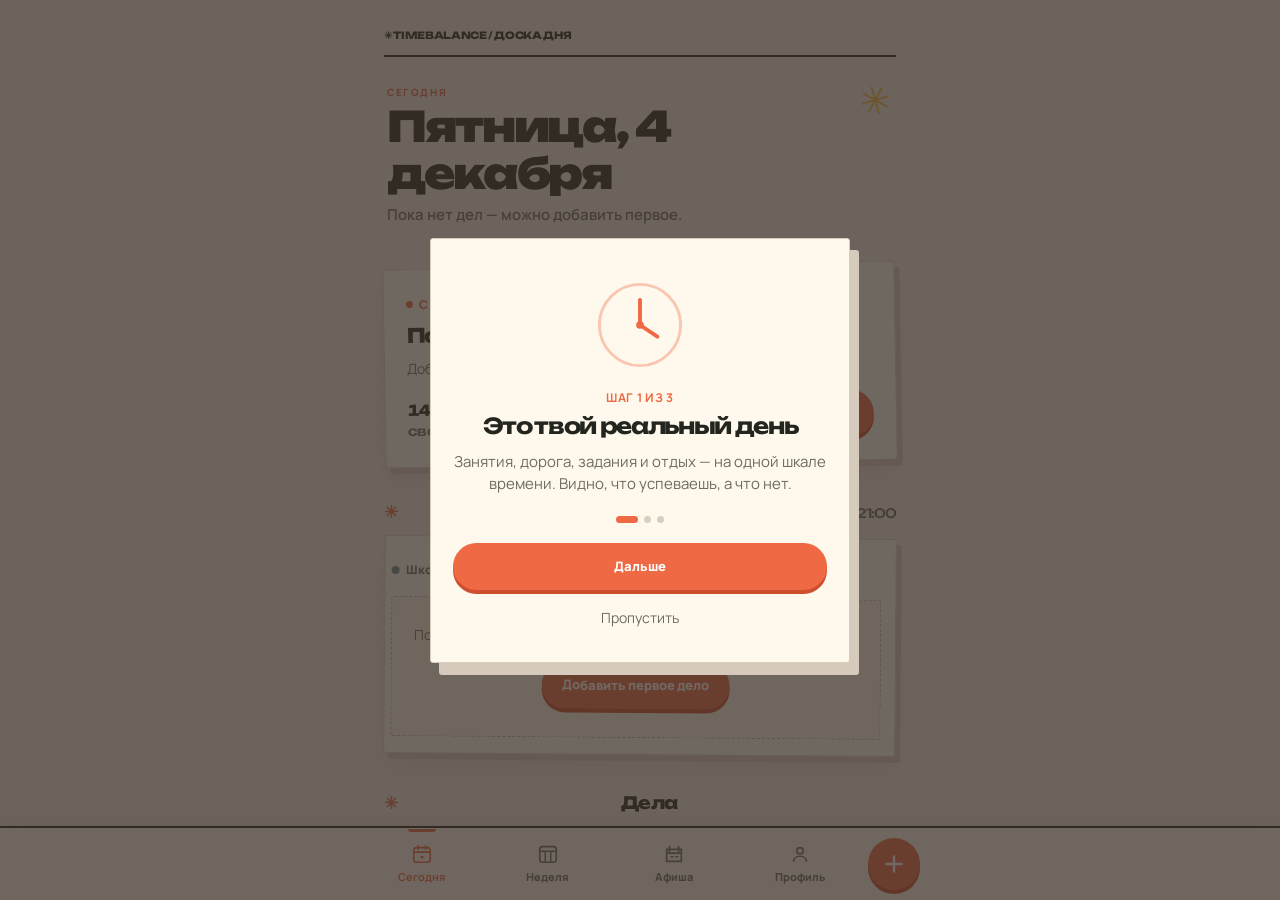
<file: miniapp/index.html>
﻿<!DOCTYPE html>
<html lang="ru" data-theme="auto">
<head>
<meta charset="UTF-8">
<meta name="viewport" content="width=device-width, initial-scale=1.0, viewport-fit=cover">
<meta name="theme-color" content="#f5f0e7">
<title>TimeBalance</title>
<link rel="preconnect" href="https://fonts.googleapis.com">
<link rel="preconnect" href="https://fonts.gstatic.com" crossorigin>
<link href="https://fonts.googleapis.com/css2?family=Manrope:wght@400;500;600;700;800&family=Unbounded:wght@500;600;700;800;900&display=swap" rel="stylesheet">
<style>:root {
    --canvas: #F7F8F6;
    --surface: #FFFFFF;
    --ink: #1E2725;
    --muted: #64716D;
    --line: #E3E9E5;
    --primary: #326B5C;
    --primary-soft: #E5F3ED;
    --school: #3C6F9A;
    --extra: #7A60A8;
    --task: #B67535;
    --rest: #5C8A72;
    --travel: #77848C;
    --danger: #AD493C;
    --danger-soft: #FCEDE9;
    --danger-line: #F0D3CC;


    --primary-hover: #2A5A4D;
    --primary-soft-hover: #D8ECE3;
    --danger-hover: #973E33;
    --surface-hover: #F2F5F3;
    --bar-bg: #EDF1EF;
    --seg-bg: #F1F4F2;
    --input-line: #CDD8D3;
    --switch-off: #CBD6D1;
    --free-line: #C9D5CF;
    --travel-a: #E9EEEC;
    --travel-b: #DCE5E1;
    --travel-ink: #33403C;
    --check-line: #C9D5CF;
    --overlay: rgba(30, 39, 37, 0.45);
    --ring: rgba(50, 107, 92, 0.35);
    --ring-soft: rgba(50, 107, 92, 0.15);
    --shadow-primary: rgba(50, 107, 92, 0.26);


    --on-primary: #FFFFFF;
    --on-danger: #FFFFFF;
    --toast-bg: #1E2725;
    --toast-ink: #FFFFFF;
    --toast-action: #9FD8C4;

    --radius-card: 16px;
    --radius-btn: 12px;
    --radius-chip: 8px;

    --nav-h: 72px;
    --shadow: 0 1px 2px rgba(30, 39, 37, 0.05);


    --ease-out: cubic-bezier(0.22, 1, 0.36, 1);
    --ease-soft: cubic-bezier(0.4, 0, 0.2, 1);
    --ease-spring: cubic-bezier(0.34, 1.32, 0.64, 1);
    --dur-fast: 180ms;
    --dur-base: 260ms;
    --dur-slow: 420ms;
    --theme-fade: 400ms;

    color-scheme: light;
    font-family: Inter, ui-sans-serif, system-ui, "Segoe UI", Roboto, "Helvetica Neue", Arial, sans-serif;
    font-size: 16px;
  }

  * { box-sizing: border-box; }

  html, body {
    margin: 0;
    padding: 0;
    height: 100%;
    background: var(--canvas);
    color: var(--ink);
    -webkit-text-size-adjust: 100%;
    overscroll-behavior-y: none;
  }

  body {
    height: 100vh;
    height: 100dvh;
    overflow: hidden;
    line-height: 1.45;
  }

  [hidden] { display: none !important; }

  button, input, select, textarea { font: inherit; color: inherit; }

  :focus-visible {
    outline: 3px solid var(--ring);
    outline-offset: 2px;
  }

  .app {
    max-width: 560px;
    height: 100vh;
    height: 100dvh;
    margin: 0 auto;
    overflow-x: hidden;
    overflow-y: auto;
    -webkit-overflow-scrolling: touch;
    overscroll-behavior-y: contain;
    padding: 14px 18px calc(var(--nav-h) + 104px);
  }

  html[data-layout="desktop"] .app { max-width: 960px; }

  html[data-layout="desktop"] .bottom-nav {
    left: 50%;
    right: auto;
    width: 100%;
    max-width: 960px;
    transform: translateX(-50%);
  }

  html[data-layout="desktop"] .nav-inner { max-width: 100%; }

  @media (min-width: 768px) {
    .app { padding-left: 24px; padding-right: 24px; }
  }



  .screen-head {
    padding: 20px 0 6px;
  }

  .screen-kicker {
    margin: 0 0 4px;
    font-size: 13px;
    font-weight: 600;
    color: var(--primary);
    letter-spacing: 0.02em;
  }

  h1 {
    margin: 0;
    font-size: 27px;
    line-height: 1.22;
    font-weight: 700;
    letter-spacing: -0.01em;
  }

  .screen-sub {
    margin: 6px 0 0;
    font-size: 15px;
    line-height: 1.5;
    color: var(--muted);
  }



  .card {
    background: var(--surface);
    border: 1px solid var(--line);
    border-radius: var(--radius-card);
    box-shadow: var(--shadow);
  }

  .stack { display: grid; gap: 14px; margin-top: 18px; }

  .section-title {
    display: flex;
    align-items: baseline;
    justify-content: space-between;
    gap: 12px;
    margin: 32px 0 12px;
    font-size: 18px;
    font-weight: 600;
  }

  .section-title span {
    font-size: 13px;
    font-weight: 500;
    color: var(--muted);
  }



  .now-card { padding: 20px; }

  .now-label {
    display: flex;
    align-items: center;
    gap: 6px;
    margin: 0 0 10px;
    font-size: 12px;
    font-weight: 700;
    letter-spacing: 0.06em;
    text-transform: uppercase;
    color: var(--primary);
  }

  .now-label::before {
    content: "";
    width: 7px;
    height: 7px;
    border-radius: 50%;
    background: var(--primary);
  }

  .now-title {
    margin: 0;
    font-size: 21px;
    font-weight: 600;
    line-height: 1.32;
    overflow-wrap: anywhere;
  }

  .now-note {
    margin: 8px 0 0;
    font-size: 14px;
    line-height: 1.5;
    color: var(--muted);
  }

  .now-foot {
    display: flex;
    align-items: center;
    justify-content: space-between;
    gap: 16px;
    margin-top: 18px;
  }

  .now-time {
    font-size: 15px;
    font-weight: 600;
    font-variant-numeric: tabular-nums;
  }

  .now-time small {
    display: block;
    font-size: 13px;
    font-weight: 500;
    color: var(--muted);
    font-variant-numeric: normal;
  }



  .btn {
    display: inline-flex;
    align-items: center;
    justify-content: center;
    gap: 8px;
    min-height: 46px;
    padding: 0 20px;
    border: 1px solid transparent;
    border-radius: var(--radius-btn);
    font-size: 15px;
    font-weight: 600;
    text-decoration: none;
    cursor: pointer;
    background: var(--surface);
    transition: background-color var(--dur-fast) var(--ease-soft), border-color var(--dur-fast) var(--ease-soft), box-shadow var(--dur-fast) var(--ease-soft);
  }

  .btn-primary { background: var(--primary); color: var(--on-primary); }
  .btn-primary:hover { background: var(--primary-hover); }
  .btn-soft { background: var(--primary-soft); color: var(--primary); }
  .btn-soft:hover { background: var(--primary-soft-hover); }
  .btn-danger { background: var(--danger); color: var(--on-danger); }
  .btn-danger:hover { background: var(--danger-hover); }
  .btn-outline { background: var(--surface); border-color: var(--line); color: var(--ink); }
  .btn-outline:hover { background: var(--surface-hover); }
  .btn-block { width: 100%; }



  .conflict-card {
    padding: 18px;
    background: var(--danger-soft);
    border: 1px solid var(--danger-line);
    border-radius: var(--radius-card);
  }

  .conflict-title {
    display: flex;
    align-items: center;
    gap: 8px;
    margin: 0;
    font-size: 18px;
    font-weight: 700;
    color: var(--danger);
    line-height: 1.3;
  }

  .conflict-title svg { flex: none; }

  .conflict-text {
    margin: 8px 0 0;
    font-size: 14px;
    line-height: 1.5;
    color: var(--ink);
  }

  .conflict-card .btn { margin-top: 16px; }



  .timeline-card { padding: 18px 14px 16px 6px; }

  .legend {
    display: flex;
    flex-wrap: wrap;
    gap: 8px 16px;
    margin: 0 0 18px;
    padding: 0;
    list-style: none;
    font-size: 12px;
    color: var(--muted);
  }

  .legend li { display: inline-flex; align-items: center; gap: 6px; }

  .dot {
    width: 8px;
    height: 8px;
    border-radius: 50%;
    flex: none;
  }

  .timeline {
    position: relative;
    margin-left: 40px;
  }

  .hour {
    position: absolute;
    left: 0;
    right: 0;
    border-top: 1px solid var(--line);
    pointer-events: none;
  }

  .hour-label {
    position: absolute;
    left: -40px;
    top: -8px;
    width: 32px;
    text-align: right;
    font-size: 12px;
    color: var(--muted);
    font-variant-numeric: tabular-nums;
    background: var(--surface);
    padding: 1px 0;
  }

  .now-line {
    position: absolute;
    left: -6px;
    right: 0;
    border-top: 2px solid var(--danger);
    z-index: 3;
    pointer-events: none;
  }

  .now-line::before {
    content: "";
    position: absolute;
    left: -4px;
    top: -5px;
    width: 8px;
    height: 8px;
    border-radius: 50%;
    background: var(--danger);
  }

  .blk {
    position: absolute;
    left: 0;
    right: 0;
    display: flex;
    flex-direction: column;
    justify-content: center;
    gap: 2px;
    padding: 8px 12px;
    border-radius: 12px;
    overflow: hidden;
    color: #fff;
    font-size: 13px;
    line-height: 1.3;
    z-index: 2;
  }

  .blk-title {
    font-weight: 600;
    overflow: hidden;
    text-overflow: ellipsis;
    white-space: nowrap;
  }

  .blk-meta {
    font-size: 11px;
    opacity: 0.9;
    font-variant-numeric: tabular-nums;
    overflow: hidden;
    text-overflow: ellipsis;
    white-space: nowrap;
  }

  .blk--compact {
    padding: 0 10px;
    font-size: 12px;
    line-height: 1.3;
  }

  .blk--tiny {
    padding: 0;
    border-radius: 6px;
  }

  .blk--tiny .blk-title { display: none; }

  .blk--school { background: var(--school); }
  .blk--extra { background: var(--extra); }
  .blk--personal { background: var(--travel); }
  .blk--task { background: var(--task); }
  .blk--rest { background: var(--rest); }
  .blk--travel {
    color: var(--travel-ink);
    background: repeating-linear-gradient(135deg, var(--travel-a) 0 8px, var(--travel-b) 8px 16px);
  }
  .blk--free {
    background: transparent;
    border: 1px dashed var(--free-line);
    color: var(--muted);
    z-index: 1;
    align-items: flex-start;
    justify-content: center;
    padding: 4px 10px;
  }

  .blk--free .blk-title { font-weight: 500; font-size: 12px; }

  .blk.is-active { box-shadow: 0 0 0 3px var(--ring); }



  .summary {
    display: grid;
    gap: 0;
    padding: 4px 18px;
    background: var(--surface);
    border: 1px solid var(--line);
    border-radius: var(--radius-card);
    box-shadow: var(--shadow);
  }

  .sum-card {
    display: flex;
    align-items: baseline;
    justify-content: space-between;
    gap: 16px;
    padding: 14px 0;
    border-top: 1px solid var(--line);
  }

  .sum-card:first-child { border-top: 0; }

  .sum-card dt {
    margin: 0;
    font-size: 14px;
    color: var(--muted);
  }

  .sum-card dd {
    margin: 0;
    font-size: 17px;
    font-weight: 600;
    font-variant-numeric: tabular-nums;
    line-height: 1.3;
    text-align: right;
  }

  .sum-card dd small {
    display: block;
    margin-top: 2px;
    font-size: 12px;
    font-weight: 500;
    color: var(--muted);
  }

  @media (max-width: 359px) {
    .sum-card { gap: 10px; }
    .sum-card dd { font-size: 16px; }
  }



  .week-list { display: grid; gap: 10px; margin-top: 18px; }

  .week-row {
    display: block;
    width: 100%;
    text-align: left;
    padding: 16px;
    background: var(--surface);
    border: 1px solid var(--line);
    border-radius: 16px;
    box-shadow: var(--shadow);
    cursor: pointer;
    transition: background-color var(--dur-fast) var(--ease-soft);
  }

  .week-row:hover { background: var(--surface-hover); }

  .week-top {
    display: flex;
    align-items: center;
    flex-wrap: wrap;
    gap: 6px 10px;
  }

  .week-day {
    font-size: 15px;
    font-weight: 600;
  }

  .week-date {
    font-size: 13px;
    color: var(--muted);
    font-variant-numeric: tabular-nums;
  }

  .badge {
    margin-left: auto;
    display: inline-flex;
    align-items: center;
    gap: 5px;
    padding: 3px 8px;
    border-radius: 999px;
    font-size: 12px;
    font-weight: 600;
    background: var(--danger-soft);
    color: var(--danger);
  }

  .badge--ok {
    background: var(--primary-soft);
    color: var(--primary);
  }

  .week-bar {
    position: relative;
    height: 6px;
    margin: 12px 0 10px;
    border-radius: 999px;
    background: var(--bar-bg);
    overflow: hidden;
  }

  .week-bar i {
    position: absolute;
    inset: 0 auto 0 0;
    display: block;
    border-radius: 999px;
    background: var(--primary);
    transition: width var(--dur-slow) var(--ease-out), background-color 280ms var(--ease-soft);
  }

  .week-bar i.is-over { background: var(--danger); }

  .week-meta {
    display: flex;
    gap: 14px;
    font-size: 13px;
    color: var(--muted);
    font-variant-numeric: tabular-nums;
  }

  .today-mark {
    font-size: 12px;
    font-weight: 600;
    color: var(--primary);
    background: var(--primary-soft);
    border-radius: 999px;
    padding: 2px 8px;
  }



  .card.calc {
    display: grid;
    gap: 12px;
    margin-top: 18px;
    padding: 16px;
    background: var(--surface);
    border: 1px solid var(--line);
    border-radius: 16px;
    box-shadow: var(--shadow);
  }

  .calc-title { font-size: 16px; font-weight: 700; }

  .card.calc .hint {
    margin: 0;
    font-size: 13px;
    line-height: 1.45;
    color: var(--muted);
  }

  .calc-times {
    display: flex;
    gap: 10px;
  }

  .calc-times label {
    flex: 1;
    display: grid;
    gap: 6px;
    font-size: 13px;
    font-weight: 600;
    color: var(--muted);
  }

  .calc-result {
    display: grid;
    gap: 10px;
    padding-top: 4px;
    border-top: 1px solid var(--line);
  }

  .calc-verdict {
    margin: 0;
    font-size: 14px;
    font-weight: 600;
  }

  .calc-ok {
    margin: 0;
    font-size: 14px;
    color: var(--primary);
    font-weight: 600;
  }

  .calc-day {
    display: grid;
    gap: 6px;
    padding: 12px;
    background: var(--seg-bg);
    border: 1px solid var(--line);
    border-radius: 12px;
  }

  .calc-day-name { margin: 0; font-size: 14px; font-weight: 700; }

  .calc-list {
    margin: 0;
    padding-left: 18px;
    display: grid;
    gap: 4px;
    font-size: 13px;
    color: var(--muted);
  }

  .calc-note { margin: 0; font-size: 13px; color: var(--muted); }



  .back-btn {
    display: inline-flex;
    align-items: center;
    gap: 6px;
    min-height: 44px;
    margin-left: -8px;
    padding: 0 8px;
    background: none;
    border: 0;
    color: var(--primary);
    font-size: 15px;
    font-weight: 600;
    cursor: pointer;
  }

  .fact {
    padding: 18px;
    background: var(--danger-soft);
    border: 1px solid var(--danger-line);
    border-radius: var(--radius-card);
  }

  .fact p { margin: 0; }
  .fact .fact-title { font-size: 18px; font-weight: 700; color: var(--danger); }
  .fact .fact-text { margin-top: 8px; font-size: 14px; line-height: 1.5; }

  .alt {
    padding: 18px;
  }

  .alt h3 {
    margin: 0;
    font-size: 17px;
    font-weight: 600;
    line-height: 1.4;
  }

  .alt-changes {
    margin: 10px 0 0;
    padding: 0;
    list-style: none;
    display: grid;
    gap: 6px;
    font-size: 14px;
    line-height: 1.45;
    color: var(--muted);
  }

  .alt-changes li { display: flex; gap: 8px; }
  .alt-changes li::before { content: "—"; color: var(--line); }

  .cmp {
    display: grid;
    gap: 8px;
    margin: 18px 0 4px;
    font-size: 12px;
    color: var(--muted);
  }

  .cmp-row { display: grid; grid-template-columns: 82px 1fr 52px; align-items: center; gap: 8px; }

  .cmp-bar {
    height: 8px;
    border-radius: 999px;
    background: var(--bar-bg);
    overflow: hidden;
  }

  .cmp-bar i {
    display: block;
    height: 100%;
    border-radius: 999px;
    background: var(--danger);
    transition: width var(--dur-slow) var(--ease-out), background-color 280ms var(--ease-soft);
  }

  .cmp-bar i.after { background: var(--primary); }

  .cmp-val { text-align: right; font-variant-numeric: tabular-nums; }

  .risk-line {
    margin: 12px 0 0;
    font-size: 13px;
    line-height: 1.45;
  }

  .risk-line strong { font-weight: 600; }

  .alt .btn { margin-top: 18px; }

  .alt-note {
    margin: 8px 0 0;
    font-size: 13px;
    color: var(--muted);
  }



  .settings { padding: 18px; display: grid; gap: 18px; }

  .field { display: grid; gap: 7px; }

  .field > label,
  .field-label {
    font-size: 14px;
    font-weight: 600;
  }

  .field .hint {
    margin: 0;
    font-size: 12px;
    line-height: 1.45;
    color: var(--muted);
  }

  .input {
    width: 100%;
    min-height: 44px;
    padding: 10px 12px;
    background: var(--surface);
    border: 1px solid var(--input-line);
    border-radius: 10px;
    font-size: 15px;
  }

  .input:focus { border-color: var(--primary); outline: none; box-shadow: 0 0 0 3px var(--ring-soft); }

  .row-2 { display: grid; grid-template-columns: 1fr 1fr; gap: 10px; }

  .switch-row {
    display: flex;
    align-items: center;
    justify-content: space-between;
    gap: 12px;
    min-height: 44px;
  }

  .switch { position: relative; width: 46px; height: 28px; flex: none; }
  .switch input { position: absolute; inset: 0; opacity: 0; margin: 0; cursor: pointer; }
  .switch span {
    position: absolute;
    inset: 0;
    border-radius: 999px;
    background: var(--switch-off);
    transition: background-color 220ms var(--ease-soft);
  }
  .switch span::after {
    content: "";
    position: absolute;
    top: 3px;
    left: 3px;
    width: 22px;
    height: 22px;
    border-radius: 50%;
    background: #fff;
    transition: transform 220ms var(--ease-spring);
  }
  .switch input:checked + span { background: var(--primary); }
  .switch input:checked + span::after { transform: translateX(18px); }
  .switch input:focus-visible + span { outline: 3px solid var(--ring); outline-offset: 2px; }

  .field-error {
    margin: 0;
    font-size: 12px;
    color: var(--danger);
    min-height: 0;
  }

  .field-error:empty { display: none; }

  .input[aria-invalid="true"] { border-color: var(--danger); }

  .about {
    padding: 18px;
    font-size: 13px;
    line-height: 1.55;
    color: var(--muted);
  }



  .reset-confirm {
    display: grid;
    gap: 12px;
    padding: 14px;
    background: var(--danger-soft);
    border: 1px solid var(--danger-line);
    border-radius: 12px;
  }

  .reset-confirm-text {
    margin: 0;
    font-size: 14px;
    line-height: 1.5;
    color: var(--ink);
  }

  .reset-confirm-actions {
    display: grid;
    grid-template-columns: 1fr 1fr;
    gap: 8px;
  }

  .reset-confirm-actions .btn { padding: 0 12px; }



  .bottom-nav {
    position: fixed;
    left: 0;
    right: 0;
    bottom: 0;
    z-index: 20;
    display: flex;
    justify-content: center;
    gap: 4px;
    background: var(--surface);
    border-top: 1px solid var(--line);
    padding: 8px 10px calc(8px + env(safe-area-inset-bottom));
    max-width: 100%;
  }

  .nav-inner {
    display: flex;
    width: 100%;
    max-width: 560px;
    gap: 8px;
  }

  .nav-btn {
    position: relative;
    flex: 1;
    display: flex;
    flex-direction: column;
    align-items: center;
    justify-content: center;
    gap: 4px;
    min-height: 56px;
    padding: 4px;
    border: 0;
    border-radius: 12px;
    background: none;
    color: var(--muted);
    font-size: 12px;
    font-weight: 500;
    cursor: pointer;
  }

  .nav-btn svg { width: 22px; height: 22px; }

  .nav-btn[aria-current="page"] { color: var(--primary); font-weight: 700; }

  .nav-btn[aria-current="page"]::before {
    content: "";
    position: absolute;
    top: -7px;
    width: 28px;
    height: 3px;
    border-radius: 0 0 3px 3px;
    background: var(--primary);
  }



  .nav-add {
    flex: none;
    align-self: center;
    display: flex;
    align-items: center;
    justify-content: center;
    width: 52px;
    height: 52px;
    margin-left: 4px;
    border: 0;
    border-radius: 50%;
    background: var(--primary);
    color: var(--on-primary);
    box-shadow: 0 4px 12px var(--shadow-primary);
    cursor: pointer;
  }

  .nav-add:hover { background: var(--primary-hover); }



  .sheet-backdrop {
    position: fixed;
    inset: 0;
    z-index: 40;
    display: flex;
    align-items: flex-end;
    justify-content: center;
    background: var(--overlay);
  }

  .sheet {
    width: 100%;
    max-width: 560px;
    max-height: 90dvh;
    overflow-y: auto;
    padding: 12px 20px calc(24px + env(safe-area-inset-bottom));
    background: var(--surface);
    border-radius: 22px 22px 0 0;
    animation: sheet-in 340ms var(--ease-out);
  }

  @keyframes sheet-in {
    from { transform: translateY(28px); opacity: 0.7; }
    to { transform: translateY(0); opacity: 1; }
  }

  @media (prefers-reduced-motion: reduce) {
    .sheet { animation: none; }
    * { transition-duration: 0.01ms !important; animation-duration: 0.01ms !important; }
  }

  .sheet-handle {
    width: 36px;
    height: 4px;
    margin: 2px auto 10px;
    border-radius: 999px;
    background: var(--line);
  }

  .sheet-head {
    display: flex;
    align-items: center;
    justify-content: space-between;
    gap: 12px;
  }

  .sheet-head h2 { margin: 0; font-size: 20px; font-weight: 700; }

  .icon-btn {
    display: flex;
    align-items: center;
    justify-content: center;
    width: 44px;
    height: 44px;
    margin-right: -8px;
    border: 0;
    border-radius: 50%;
    background: none;
    color: var(--muted);
    font-size: 22px;
    cursor: pointer;
  }

  .seg {
    display: grid;
    grid-template-columns: 1fr 1fr;
    gap: 4px;
    margin: 16px 0 20px;
    padding: 4px;
    background: var(--seg-bg);
    border-radius: 12px;
  }

  .seg-btn {
    min-height: 40px;
    border: 0;
    border-radius: 9px;
    background: transparent;
    color: var(--muted);
    font-size: 14px;
    font-weight: 600;
    cursor: pointer;
  }

  .seg-btn[aria-pressed="true"] {
    background: var(--surface);
    color: var(--ink);
    box-shadow: 0 1px 2px rgba(30, 39, 37, 0.08);
  }

  .fields { display: grid; gap: 16px; }

  .chips { display: flex; flex-wrap: wrap; gap: 8px; }

  .chip {
    min-height: 38px;
    padding: 0 14px;
    border: 1px solid var(--input-line);
    border-radius: var(--radius-chip);
    background: var(--surface);
    font-size: 13px;
    font-weight: 500;
    cursor: pointer;
  }

  .chip[aria-pressed="true"] {
    border-color: var(--primary);
    background: var(--primary-soft);
    color: var(--primary);
    font-weight: 600;
  }

  .form-foot {
    margin-top: 22px;
    display: grid;
    gap: 12px;
  }

  .form-note {
    margin: 0;
    font-size: 12px;
    color: var(--muted);
  }



  .toast {
    position: fixed;
    left: 50%;
    bottom: calc(var(--nav-h) + 84px + env(safe-area-inset-bottom));
    z-index: 60;
    transform: translate(-50%, 8px);
    max-width: min(92vw, 480px);
    padding: 12px 16px;
    border-radius: 12px;
    background: var(--toast-bg);
    color: var(--toast-ink);
    font-size: 14px;
    line-height: 1.35;
    box-shadow: 0 8px 24px rgba(30, 39, 37, 0.24);
    opacity: 0;
    pointer-events: none;
    transition: opacity 240ms var(--ease-soft), transform 260ms var(--ease-out);
  }

  .toast.is-visible { opacity: 1; transform: translate(-50%, 0); }



  .empty {
    padding: 28px 16px;
    text-align: center;
    color: var(--muted);
    font-size: 14px;
  }

  .empty p { margin: 0 0 14px; }



.load-error {
  position: fixed;
  left: 12px;
  right: 12px;
  bottom: calc(var(--nav-h) + 16px + env(safe-area-inset-bottom));
  z-index: 80;
  display: flex;
  align-items: center;
  justify-content: space-between;
  gap: 12px;
  padding: 14px 16px;
  background: var(--danger-soft);
  border: 1px solid var(--danger-line);
  border-radius: 14px;
  color: var(--ink);
  font-size: 14px;
  box-shadow: 0 8px 24px rgba(30, 39, 37, 0.16);
}

.load-error p { margin: 0; }

.load-error button {
  flex: none;
  min-height: 40px;
  padding: 0 14px;
  border: 0;
  border-radius: 10px;
  background: var(--danger);
  color: var(--on-danger);
  font-size: 14px;
  font-weight: 600;
  cursor: pointer;
}

.noscript {
  margin: 24px 16px;
  padding: 16px;
  background: var(--danger-soft);
  border: 1px solid var(--danger-line);
  border-radius: 14px;
  font-size: 14px;
}



:root[data-theme="dark"] {
  --canvas: #12181A;
  --surface: #1A2225;
  --ink: #E8EDEB;
  --muted: #9BA8A4;
  --line: #2A3438;
  --primary: #6FB99E;
  --primary-soft: #1C2C28;
  --school: #4A7BA6;
  --extra: #7E66AC;
  --task: #AC7A3E;
  --rest: #54876B;
  --travel: #8E9BA2;
  --danger: #D9736A;
  --danger-soft: #2C1E1C;
  --danger-line: #4A2E2B;

  --primary-hover: #7FC8AD;
  --primary-soft-hover: #22352F;
  --danger-hover: #E5847B;
  --surface-hover: #212B2F;
  --bar-bg: #232D31;
  --seg-bg: #161E21;
  --input-line: #33403F;
  --switch-off: #3A4644;
  --free-line: #33403C;
  --travel-a: #232D31;
  --travel-b: #1B2427;
  --travel-ink: #C7D3CF;
  --check-line: #3A4644;
  --overlay: rgba(0, 0, 0, 0.62);
  --ring: rgba(111, 185, 158, 0.5);
  --ring-soft: rgba(111, 185, 158, 0.22);
  --shadow-primary: rgba(0, 0, 0, 0.45);

  --on-primary: #0E1A16;
  --on-danger: #1A0F0E;
  --toast-bg: #E8EDEB;
  --toast-ink: #12181A;
  --toast-action: #2A6B55;

  --shadow: 0 1px 2px rgba(0, 0, 0, 0.45);
  color-scheme: dark;
}


@media (prefers-color-scheme: dark) {
  :root[data-theme="auto"] {
    --canvas: #12181A;
    --surface: #1A2225;
    --ink: #E8EDEB;
    --muted: #9BA8A4;
    --line: #2A3438;
    --primary: #6FB99E;
    --primary-soft: #1C2C28;
    --school: #4A7BA6;
    --extra: #7E66AC;
    --task: #AC7A3E;
    --rest: #54876B;
    --travel: #8E9BA2;
    --danger: #D9736A;
    --danger-soft: #2C1E1C;
    --danger-line: #4A2E2B;

    --primary-hover: #7FC8AD;
    --primary-soft-hover: #22352F;
    --danger-hover: #E5847B;
    --surface-hover: #212B2F;
    --bar-bg: #232D31;
    --seg-bg: #161E21;
    --input-line: #33403F;
    --switch-off: #3A4644;
    --free-line: #33403C;
    --travel-a: #232D31;
    --travel-b: #1B2427;
    --travel-ink: #C7D3CF;
    --check-line: #3A4644;
    --overlay: rgba(0, 0, 0, 0.62);
    --ring: rgba(111, 185, 158, 0.5);
    --ring-soft: rgba(111, 185, 158, 0.22);
    --shadow-primary: rgba(0, 0, 0, 0.45);

    --on-primary: #0E1A16;
    --on-danger: #1A0F0E;
    --toast-bg: #E8EDEB;
    --toast-ink: #12181A;
    --toast-action: #2A6B55;

    --shadow: 0 1px 2px rgba(0, 0, 0, 0.45);
    color-scheme: dark;
  }
}



.list { display: grid; gap: 8px; }

.row-item {
  display: flex;
  align-items: center;
  gap: 12px;
  padding: 10px 10px 10px 14px;
  background: var(--surface);
  border: 1px solid var(--line);
  border-radius: 14px;
  box-shadow: var(--shadow);
  animation: row-in var(--dur-slow) var(--ease-out) both;
}

.row-item.is-done { opacity: 0.6; }
.row-item.is-done .row-title { text-decoration: line-through; }
.row-item.is-running { border-color: var(--primary); }

.row-main { flex: 1; min-width: 0; }

.row-title {
  margin: 0;
  font-size: 15px;
  font-weight: 600;
  line-height: 1.35;
  overflow-wrap: anywhere;
}

.row-meta {
  margin: 2px 0 0;
  font-size: 12px;
  line-height: 1.4;
  color: var(--muted);
  font-variant-numeric: tabular-nums;
}

.row-actions { display: flex; gap: 2px; flex: none; }

.row-btn {
  display: flex;
  align-items: center;
  justify-content: center;
  width: 40px;
  height: 40px;
  border: 0;
  border-radius: 10px;
  background: none;
  color: var(--muted);
  font-size: 15px;
  line-height: 1;
  cursor: pointer;
  transition: background-color 180ms var(--ease-soft), color 180ms var(--ease-soft);
}

.row-btn:hover { background: var(--surface-hover); color: var(--ink); }
.row-btn--danger:hover { background: var(--danger-soft); color: var(--danger); }
.row-btn--play { color: var(--primary); }
.row-btn--stop { color: var(--danger); }

.check {
  flex: none;
  display: flex;
  align-items: center;
  justify-content: center;
  width: 30px;
  height: 30px;
  border: 2px solid var(--check-line);
  border-radius: 9px;
  background: transparent;
  color: transparent;
  cursor: pointer;
  transition: background-color 160ms ease, border-color 160ms ease, color 160ms ease;
}

.check[aria-pressed="true"] {
  background: var(--primary);
  border-color: var(--primary);
  color: var(--on-primary);
}

.cat-dot {
  flex: none;
  width: 12px;
  height: 12px;
  border-radius: 4px;
}

.cat-dot--school { background: var(--school); }
.cat-dot--extra { background: var(--extra); }
.cat-dot--personal { background: var(--travel); }



.templates { display: flex; flex-wrap: wrap; gap: 8px; }

.chip--tpl {
  background: var(--primary-soft);
  border-color: transparent;
  color: var(--primary);
}

.weekday-chips { display: flex; flex-wrap: wrap; gap: 6px; }

.day-chip {
  width: 42px;
  height: 42px;
  border: 1px solid var(--input-line);
  border-radius: 12px;
  background: var(--surface);
  color: var(--muted);
  font-size: 13px;
  font-weight: 600;
  cursor: pointer;
  transition: background-color 200ms var(--ease-soft), border-color 200ms var(--ease-soft), color 200ms var(--ease-soft);
}

.day-chip[aria-pressed="true"] {
  background: var(--primary);
  border-color: var(--primary);
  color: var(--on-primary);
}



.now-actions { display: flex; gap: 8px; flex-wrap: wrap; }
.now-actions .btn { padding: 0 16px; }

.now-foot { flex-wrap: wrap; }



.onboarding {
  position: fixed;
  inset: 0;
  z-index: 70;
  display: flex;
  align-items: center;
  justify-content: center;
  padding: 20px;
  background: var(--canvas);
  animation: fade-in 320ms var(--ease-soft) both;
}

.onboarding-card {
  width: 100%;
  max-width: 420px;
  padding: 28px 22px 22px;
  background: var(--surface);
  border: 1px solid var(--line);
  border-radius: 24px;
  box-shadow: 0 16px 48px rgba(30, 39, 37, 0.18);
  text-align: center;
  animation: card-in 480ms var(--ease-out) both;
}

.onboarding-art {
  width: 116px;
  height: 116px;
  margin: 0 auto 6px;
  color: var(--primary);
  animation: art-in 560ms var(--ease-spring) both;
}

.onboarding-art svg { width: 100%; height: 100%; display: block; }

.onboarding-step {
  margin: 0 0 6px;
  font-size: 12px;
  font-weight: 700;
  letter-spacing: 0.06em;
  text-transform: uppercase;
  color: var(--primary);
}

.onboarding-card h2 {
  margin: 0 0 10px;
  font-size: 22px;
  line-height: 1.28;
}

.onboarding-text {
  margin: 0 0 20px;
  font-size: 15px;
  line-height: 1.5;
  color: var(--muted);
}

.onboarding-dots {
  display: flex;
  justify-content: center;
  gap: 6px;
  margin-bottom: 20px;
}

.onboarding-dots span {
  width: 7px;
  height: 7px;
  border-radius: 999px;
  background: var(--line);
  transition: width 320ms var(--ease-out), background-color 280ms var(--ease-soft);
}

.onboarding-dots span.is-active {
  width: 22px;
  background: var(--primary);
}

.onboarding-skip {
  width: 100%;
  min-height: 42px;
  margin-top: 8px;
  border: 0;
  background: none;
  color: var(--muted);
  font-size: 14px;
  cursor: pointer;
}



.toast {
  display: flex;
  align-items: center;
  gap: 12px;
}

.toast-action {
  flex: none;
  padding: 0;
  border: 0;
  background: none;
  color: var(--toast-action);
  font-size: 14px;
  font-weight: 700;
  text-decoration: underline;
  cursor: pointer;
}



@keyframes screen-in {
  from { opacity: 0; transform: translateY(14px); }
  to { opacity: 1; transform: none; }
}

@keyframes block-in {
  from { opacity: 0; transform: translateX(-10px) scaleY(0.96); }
  to { opacity: 1; transform: none; }
}

@keyframes row-in {
  from { opacity: 0; transform: translateY(10px); }
  to { opacity: 1; transform: none; }
}

@keyframes fade-in {
  from { opacity: 0; }
  to { opacity: 1; }
}

@keyframes card-in {
  from { opacity: 0; transform: translateY(18px) scale(0.985); }
  to { opacity: 1; transform: none; }
}

@keyframes art-in {
  from { opacity: 0; transform: scale(0.9); }
  to { opacity: 1; transform: none; }
}

@keyframes running-pulse {
  0%, 100% { box-shadow: 0 0 0 0 var(--ring); }
  50% { box-shadow: 0 0 0 5px transparent; }
}


html.is-theme-fading,
html.is-theme-fading *,
html.is-theme-fading *::before,
html.is-theme-fading *::after {
  transition-property: background-color, border-color, color, fill, stroke, box-shadow, opacity;
  transition-duration: var(--theme-fade);
  transition-timing-function: var(--ease-soft);
  transition-delay: 0ms !important;
}

.screen-enter { animation: screen-in var(--dur-slow) var(--ease-out) both; }

.blk { animation: block-in var(--dur-slow) var(--ease-out) both; }

.blk.is-running { animation: running-pulse 2s ease-in-out infinite; }

.week-row,
.alt { animation: row-in var(--dur-slow) var(--ease-out) both; }

.btn,
.nav-add,
.day-chip,
.chip,
.row-btn,
.check {
  transition-property: background-color, border-color, color, transform, box-shadow;
  transition-duration: 150ms;
  transition-timing-function: ease;
}

.btn:active,
.nav-add:active,
.day-chip:active,
.chip:active { transform: scale(0.975); }

.row-item:active { transform: scale(0.995); }

.week-row:active { transform: scale(0.99); }


@media (prefers-reduced-motion: reduce) {
  .screen-enter,
  .blk,
  .blk.is-running,
  .row-item,
  .week-row,
  .alt,
  .onboarding,
  .onboarding-card,
  .onboarding-art {
    animation: none !important;
  }

  html.is-theme-fading,
  html.is-theme-fading *,
  html.is-theme-fading *::before,
  html.is-theme-fading *::after {
    transition-duration: 0.01ms !important;
  }
}


:root {
  --canvas: #f5f0e7;
  --surface: #fffdf8;
  --ink: #23251f;
  --muted: #6d6c62;
  --line: #d9cebe;
  --primary: #ee6944;
  --primary-soft: #ffe4d8;
  --school: #748c8b;
  --extra: #ae8cbb;
  --task: #e7aa48;
  --rest: #9caa88;
  --travel: #a8a39b;
  --danger: #b94b37;
  --danger-soft: #ffe6dc;
  --danger-line: #df9b89;
  --radius-card: 3px;
  --radius-btn: 999px;
  --radius-chip: 999px;
  --shadow: 5px 6px 0 #d9cdbd, 0 15px 25px #453a2b17;
  font-family: Manrope, ui-sans-serif, system-ui, sans-serif;
}
html, body { background: var(--canvas); }
body { background-image: radial-gradient(#d9cebe 0.8px, transparent 0.8px); background-size: 17px 17px; }
.app { padding-top: 20px; }
.app::before { content: "✳  TIMEBALANCE  /  ДОСКА ДНЯ"; display: block; padding: 8px 0 12px; border-bottom: 2px solid var(--ink); color: var(--ink); font-family: Unbounded, Manrope, sans-serif; font-size: 10px; font-weight: 800; letter-spacing: -.035em; }
.screen-head { position: relative; padding: 28px 3px 14px; }
.screen-head::after { content: "✳"; position: absolute; right: 5px; top: 23px; color: #f2b83c; font-size: 38px; line-height: 1; transform: rotate(-16deg); }
.screen-kicker { color: var(--primary); font-size: 10px; font-weight: 900; letter-spacing: .16em; text-transform: uppercase; }
h1, .section-title, .now-title, .conflict-title, .fact-title, .alt h3, .sheet-head h2 { font-family: Unbounded, Manrope, sans-serif; letter-spacing: -.055em; }
h1 { max-width: 86%; font-size: clamp(28px, 8vw, 42px); font-weight: 900; line-height: 1.13; }
.screen-sub { max-width: 36ch; color: var(--muted); font-weight: 600; }
.section-title { font-size: 17px; font-weight: 800; margin-top: 36px; }
.section-title::before { content: "✳"; color: var(--primary); margin-right: 5px; }
.card, .summary, .week-row, .conflict-card, .fact { border: 1px solid #e0d7c9; border-radius: 3px; box-shadow: var(--shadow); }
.stack { gap: 20px; }
.now-card { position: relative; margin-top: 7px; padding: 26px 22px 23px; transform: rotate(-1deg); }
.now-card::before, .timeline-card::before, .alt::before, .settings::before { content: ""; position: absolute; width: 78px; height: 25px; left: 50%; top: -13px; transform: translateX(-50%) rotate(3deg); background: #f2bd55b5; clip-path: polygon(4% 0,100% 5%,96% 100%,0 94%); z-index: 4; }
.now-label { color: var(--primary); letter-spacing: .14em; font-weight: 900; }
.now-label::before { background: var(--primary); }
.now-title { font-size: 20px; font-weight: 800; }
.now-time { font-family: Unbounded, Manrope, sans-serif; font-weight: 800; letter-spacing: -.05em; }
.btn { min-height: 47px; border-width: 1.5px; font-size: 13px; font-weight: 900; letter-spacing: -.01em; transition: transform .15s, box-shadow .15s, background-color .15s; }
.btn:hover, .nav-add:hover { transform: translateY(2px); }
.btn-primary { background: var(--primary); box-shadow: 0 4px 0 #ce4e2d; }
.btn-primary:hover { background: #e45d39; box-shadow: 0 2px 0 #ce4e2d; }
.btn-soft { background: #ffcc61; color: var(--ink); box-shadow: 0 4px 0 #dca735; }
.btn-soft:hover { background: #f5c252; }
.btn-outline { border-color: var(--ink); }
.btn-outline:hover { background: #f5eadb; }
.btn-danger { background: var(--danger); box-shadow: 0 4px 0 #923a2c; }
.conflict-card { position: relative; background: #ffe9de; padding: 24px 20px 20px; transform: rotate(1deg); }
.conflict-card::before { content: "!"; display: grid; place-items: center; position: absolute; right: -8px; top: -17px; width: 39px; height: 39px; border-radius: 50%; background: #f2bd45; color: var(--ink); font-family: Unbounded, sans-serif; font-weight: 900; transform: rotate(13deg); }
.conflict-title { font-weight: 800; }
.timeline-card { position: relative; padding-top: 25px; transform: rotate(.45deg); }
.timeline-card::before { background: #f5d9adbd; transform: translateX(-50%) rotate(-4deg); }
.legend { font-weight: 800; }
.blk { border-radius: 3px; box-shadow: 2px 3px 0 #352c2340; font-weight: 700; }
.blk--travel { background: repeating-linear-gradient(135deg,#e7e0d4 0 8px,#d8cfc0 8px 16px); color: var(--ink); }
.blk--free { border: 1.5px dashed #bfb09b; box-shadow: none; }
.summary { transform: rotate(-.5deg); }
.sum-card dt { font-weight: 800; }
.sum-card dd { color: var(--ink); font-family: Unbounded, Manrope, sans-serif; font-weight: 800; }
.week-list { gap: 18px; }
.week-row { position: relative; background: var(--surface); padding: 20px; }
.week-row:nth-child(odd) { transform: rotate(-.6deg); }
.week-row:nth-child(even) { transform: rotate(.6deg); }
.week-row::before { content: ""; position: absolute; width: 15px; height: 15px; top: -8px; left: 50%; border-radius: 50%; border: 3px solid #ffe6a8; background: #efb83e; box-shadow: 0 2px 3px #34281844; }
.week-row:hover { background: #fff8ec; }
.week-day { font-family: Unbounded, Manrope, sans-serif; font-weight: 800; letter-spacing: -.04em; }
.badge { border-radius: 999px; }
.badge--ok { background: #e9ecdf; }
.week-bar { background: #e7ded0; }
.week-bar i { background: #efb83e; }
.fact, .alt { position: relative; background: var(--surface); }
.alt:nth-child(even) { transform: rotate(.6deg); }
.alt:nth-child(odd) { transform: rotate(-.6deg); }
.alt::before { background: #f7c865a8; }
.fact { padding: 22px; background: #fff0dc; }
.fact .fact-title { color: var(--danger); font-weight: 800; }
.settings { position: relative; padding-top: 30px; }
.settings::before { background: #f7dca9bd; }
.input { background: #fffefa; border-color: #cfc3b4; border-radius: 4px; }
.input:focus { border-color: var(--primary); box-shadow: 0 0 0 3px #ee694433; }
.chip, .seg-btn { border-radius: 999px; font-weight: 800; }
.chip[aria-pressed="true"], .seg-btn[aria-pressed="true"] { background: #ffcb62; color: var(--ink); border-color: #e2ac3f; }
.bottom-nav { background: #fffaf0; border-top: 2px solid var(--ink); box-shadow: 0 -5px 20px #5448331e; }
.nav-btn { font-weight: 800; }
.nav-btn[aria-current="page"] { color: var(--primary); }
.nav-add { background: var(--primary); box-shadow: 0 4px 0 #ce4e2d; }
.sheet { background: #f7f0e5; border-radius: 22px 22px 0 0; }
.sheet-head h2 { font-weight: 800; }
.empty { background: #fff9e9; border: 1.5px dashed #c5b59f; border-radius: 3px; }
.toast { background: var(--ink); color: #fffdf8; }
@media (max-width: 380px) { .app { padding-left: 14px; padding-right: 14px; } .now-foot { gap: 8px; } .now-foot .btn { padding-inline: 12px; } h1 { font-size: 29px; } }
@media (prefers-reduced-motion: reduce) { .btn, .nav-add { transition: none; } }


:root.is-dark {
  --canvas: #24221f;
  --surface: #343029;
  --ink: #f5eee1;
  --muted: #c9bbab;
  --line: #64584b;
  --primary: #f18761;
  --primary-soft: #563b31;
  --school: #719698;
  --extra: #a78ab8;
  --task: #d9a052;
  --rest: #8da47c;
  --travel: #aaa094;
  --danger: #f0947c;
  --danger-soft: #51352f;
  --danger-line: #9b675b;
  --primary-hover: #f49a77;
  --primary-soft-hover: #654538;
  --surface-hover: #433a31;
  --bar-bg: #51483c;
  --seg-bg: #2e2923;
  --input-line: #7a6857;
  --free-line: #91816d;
  --travel-a: #4a443b;
  --travel-b: #3c372f;
  --travel-ink: #f5eee1;
  --toast-bg: #f5eee1;
  --toast-ink: #24221f;
  --toast-action: #9c5539;
  --on-primary: #24221f;
  --on-danger: #24221f;
  --shadow: 5px 6px 0 #171511, 0 15px 25px #0004;
  color-scheme: dark;
}
:root.is-dark body { background-image: radial-gradient(#61574b 0.8px, transparent 0.8px); }
:root.is-dark .card, :root.is-dark .summary, :root.is-dark .week-row,
:root.is-dark .conflict-card, :root.is-dark .fact { border-color: #736454; }
:root.is-dark .conflict-card { background: #51352f; }
:root.is-dark .fact, :root.is-dark .empty { background: #45372c; }
:root.is-dark .bottom-nav { background: #332d26; border-top-color: #f5eee1; }
:root.is-dark .input { background: #3e362e; border-color: #786856; }
:root.is-dark .sheet { background: #342e27; }
:root.is-dark .btn-outline { border-color: #f5eee1; }
:root.is-dark .week-row:hover { background: #453a2e; }
:root.is-dark .blk--travel { background: repeating-linear-gradient(135deg,#514a40 0 8px,#3f3931 8px 16px); color: #f5eee1; }


.row-item { position: relative; border-radius: 3px; padding: 16px 12px 14px 16px; animation: none; }
.row-item:nth-child(odd) { transform: rotate(-.35deg); }
.row-item:nth-child(even) { transform: rotate(.35deg); }
.row-item::before { content: ""; position: absolute; width: 12px; height: 12px; top: -7px; left: 50%; border-radius: 50%; background: #f2b83c; border: 2px solid #ffebbe; box-shadow: 0 2px 3px #34281844; }
.row-title { font-family: Unbounded, Manrope, sans-serif; font-size: 13px; font-weight: 700; letter-spacing: -.035em; }
.row-btn { border-radius: 50%; }
.row-btn--danger { color: var(--danger); }
.check[aria-pressed="true"] { background: #a3b18a; border-color: #82936d; }
.templates { margin-bottom: 8px; }
.chip--tpl { background: #fff2d2; border-color: #dfb760; color: #5b4c2d; }
.day-chip[aria-pressed="true"] { background: #f2bd55; color: #23251f; border-color: #d69c31; }
.onboarding { background: #382f27b8; }
.onboarding-card { background: #fff9ed; border-radius: 3px; box-shadow: 9px 12px 0 #d6cabc; }
.onboarding-card h2 { font-family: Unbounded, Manrope, sans-serif; letter-spacing: -.06em; }
.onboarding-art { color: #ee6944; }
.week-row, .alt { animation: none; }
:root.is-dark .row-item { border-color: #736454; }
:root.is-dark .chip--tpl { background: #58452c; border-color: #96703b; color: #f5e2bb; }
:root.is-dark .onboarding-card { background: #3f342a; box-shadow: 9px 12px 0 #171511; }


.nav-inner { gap: 3px; }
.nav-btn { min-width: 0; font-size: 11px; }
.city-picker { padding: 20px; margin: 8px 0 25px; transform: rotate(-.4deg); }
.city-picker label, .city-card label { display: block; font-weight: 800; margin-bottom: 8px; }
.city-show { margin: 12px 0 7px; }
.city-events { display: grid; gap: 23px; padding: 4px 3px 24px; }
.city-card { position: relative; padding: 25px 19px 18px; }
.city-card:nth-child(odd) { transform: rotate(.45deg); }
.city-card:nth-child(even) { transform: rotate(-.45deg); }
.city-card::before { content: ""; position: absolute; width: 71px; height: 22px; top: -11px; left: 50%; transform: translateX(-50%) rotate(3deg); background: #f2bd55b5; clip-path: polygon(4% 0,100% 5%,96% 100%,0 94%); }
.city-card h2 { font-family: Unbounded, Manrope, sans-serif; font-size: 17px; line-height: 1.35; letter-spacing: -.045em; margin: 11px 0; }
.city-stamp { color: var(--primary); font-size: 10px; font-weight: 900; letter-spacing: .13em; }
.city-meta { color: var(--muted); font-size: 13px; margin-bottom: 16px; }
.city-card .input { width: 100%; }
.city-actions { display: flex; align-items: center; justify-content: space-between; flex-wrap: wrap; gap: 12px; margin-top: 17px; }
.city-link { color: var(--primary); font-weight: 800; text-decoration: underline; text-underline-offset: 3px; }
.city-actions .btn:disabled { opacity: .55; cursor: default; }
.city-empty { padding: 26px 20px; color: var(--muted); font-weight: 700; }
.city-note { margin: 0 5px; }
@media (max-width: 370px) { .nav-btn { font-size: 10px; } .nav-btn svg { width: 20px; height: 20px; } }


.card.calc { position: relative; margin-top: 31px; padding: 25px 20px 20px; border-radius: 3px; background: #fff9ea; transform: rotate(-.35deg); }
.card.calc::before { content: ""; position: absolute; width: 78px; height: 24px; top: -13px; left: 50%; transform: translateX(-50%) rotate(3deg); background: #f2bd55b5; clip-path: polygon(4% 0,100% 5%,96% 100%,0 94%); }
.calc-title { font-family: Unbounded, Manrope, sans-serif; font-size: 17px; font-weight: 800; letter-spacing: -.05em; }
.calc-day { border-radius: 3px; background: #fffdf6; border-color: #e0d7c9; }
.calc-day-name { font-family: Unbounded, Manrope, sans-serif; font-size: 12px; letter-spacing: -.04em; }
.calc-verdict { font-weight: 800; }
:root.is-dark .card.calc { background: #493a2c; border-color: #736454; }
:root.is-dark .calc-day { background: #3d3329; border-color: #736454; }


.note-form { position: relative; margin-top: 22px; padding: 23px 18px 18px; background: #fff5df; transform: rotate(-.3deg); }
.note-form::before { content: ""; position: absolute; width: 13px; height: 13px; top: -7px; left: 50%; border-radius: 50%; background: #ee6944; border: 2px solid #ffd5bb; box-shadow: 0 2px 3px #34281844; }
.note-form > label { display: block; font-weight: 800; margin-bottom: 8px; }
.note-form textarea { width: 100%; min-height: 86px; resize: vertical; }
.note-fields { display: grid; grid-template-columns: 1fr 1.3fr; gap: 10px; margin: 14px 0 10px; }
.note-fields label { display: grid; gap: 6px; font-size: 12px; font-weight: 800; }
.note-fields .input { width: 100%; min-width: 0; }
.note-actions { display: flex; gap: 9px; flex-wrap: wrap; margin-top: 13px; }
.note-item { position: relative; padding: 20px 17px 16px; }
.note-item:nth-child(odd) { transform: rotate(.4deg); }
.note-item:nth-child(even) { transform: rotate(-.4deg); }
.note-item::before { content: ""; position: absolute; width: 64px; height: 19px; top: -10px; left: 50%; transform: translateX(-50%) rotate(2deg); background: #f2bd55b5; }
.note-item p { white-space: pre-wrap; overflow-wrap: anywhere; margin: 11px 0; font-weight: 700; }
.note-stamp { color: var(--primary); font-size: 10px; font-weight: 900; letter-spacing: .1em; }
.note-empty { padding: 18px; color: var(--muted); }
:root.is-dark .note-form { background: #493a2c; border-color: #736454; }
@media (max-width: 380px) { .note-fields { grid-template-columns: 1fr; } }
</style>
</head>
<body>

<div class="app">


  <section id="screen-today">
    <header class="screen-head">
      <p class="screen-kicker" id="todayKicker">Сегодня</p>
      <h1 id="todayDate">—</h1>
      <p class="screen-sub" id="todayGreeting">Соберём день так, чтобы всё поместилось.</p>
    </header>

    <div class="stack">
      <article class="card now-card" id="nowCard" aria-live="polite"></article>
      <article class="conflict-card" id="conflictCard" hidden></article>
    </div>

    <h2 class="section-title">Шкала дня <span id="timelineRange"></span></h2>
    <div class="card timeline-card">
      <ul class="legend" aria-hidden="true">
        <li><i class="dot" style="background:var(--school)"></i>Школа</li>
        <li><i class="dot" style="background:var(--extra)"></i>Кружки</li>
        <li><i class="dot" style="background:var(--task)"></i>Задания</li>
        <li><i class="dot" style="background:var(--rest)"></i>Отдых</li>
        <li><i class="dot" style="background:var(--travel)"></i>Дорога</li>
      </ul>
      <div class="timeline" id="timeline" role="list" aria-label="Расписание дня"></div>
    </div>

    <h2 class="section-title">Дела <span id="taskCount"></span></h2>
    <div class="list" id="taskList"></div>

    <h2 class="section-title">Занятия <span id="eventCount"></span></h2>
    <div class="list" id="eventList"></div>

    <h2 class="section-title">Заметки на день</h2>
    <div class="list" id="noteList"></div>
    <form class="card note-form" id="noteForm">
      <label for="noteText">Что запомнить?</label>
      <textarea class="input" id="noteText" maxlength="500" rows="3" required placeholder="Например, взять форму на тренировку"></textarea>
      <div class="note-fields">
        <label for="noteDay">Дата<input class="input" id="noteDay" type="date" required></label>
        <label for="noteTarget">Напомнить<select class="input" id="noteTarget"><option value="">Утром в этот день</option></select></label>
      </div>
      <p class="hint">К занятию напомним за 15 минут до начала.</p>
      <div class="note-actions"><button class="btn btn-primary" type="submit" id="noteSave">Добавить заметку</button><button class="btn btn-outline" type="button" id="noteCancel" hidden>Отмена</button></div>
    </form>

    <h2 class="section-title">Итог дня</h2>
    <dl class="summary" id="summary"></dl>
  </section>


  <section id="screen-week" hidden>
    <header class="screen-head">
      <p class="screen-kicker">7 дней</p>
      <h1>Неделя</h1>
      <p class="screen-sub">Где нагрузка выше и сколько времени остаётся.</p>
    </header>
    <div class="week-list" id="weekList"></div>

    <div class="card calc">
      <h3 class="calc-title">Впишется ли новое дело?</h3>
      <p class="hint">Выбери дни и время — покажем, что уже занимает окно и что придётся перенести.</p>
      <div class="weekday-chips" id="calcChips" role="group" aria-label="Дни калькулятора"></div>
      <div class="calc-times">
        <label class="field-label" for="calcFrom">С
          <input class="input" type="time" id="calcFrom" value="16:00">
        </label>
        <label class="field-label" for="calcTo">По
          <input class="input" type="time" id="calcTo" value="17:30">
        </label>
      </div>
      <button class="btn btn-primary btn-block" type="button" id="calcRun">Что придётся перенести?</button>
      <div class="calc-result" id="calcResult" hidden></div>
    </div>
  </section>


  <section id="screen-city" hidden>
    <header class="screen-head">
      <p class="screen-kicker">Афиша рядом</p>
      <h1>Мероприятия города</h1>
      <p class="screen-sub">Выбери город и найди, куда сходить. Напомним в день события.</p>
    </header>
    <div class="card city-picker">
      <label for="citySelect">Мой город</label>
      <input class="input" id="citySelect" list="citySuggestions" placeholder="Например, Москва" autocomplete="address-level2">
      <datalist id="citySuggestions"></datalist>
      <button class="btn btn-primary city-show" id="cityShow" type="button">Показать события</button>
      <p class="hint">Афиша СПОНТАННО. Даты и детали проверяй на странице события.</p>
    </div>
    <div id="cityEvents" class="city-events" aria-live="polite"></div>
  </section>


  <section id="screen-planb" hidden>
    <button class="back-btn" id="planbBack" type="button">
      <svg width="18" height="18" viewBox="0 0 24 24" fill="none" aria-hidden="true">
        <path d="M15 5l-7 7 7 7" stroke="currentColor" stroke-width="2" stroke-linecap="round" stroke-linejoin="round"/>
      </svg>
      Назад к дню
    </button>
    <header class="screen-head">
      <p class="screen-kicker">План Б</p>
      <h1>Как всё успеть</h1>
      <p class="screen-sub">Посмотри последствия до того, как выбрать.</p>
    </header>
    <div class="stack" id="planbBody"></div>
  </section>


  <section id="screen-profile" hidden>
    <header class="screen-head">
      <p class="screen-kicker">Настройки</p>
      <h1>Профиль</h1>
      <p class="screen-sub">Границы дня и отдых, которые TimeBalance защищает.</p>
    </header>

    <div class="stack">
      <div class="card settings">
        <div class="field">
          <label for="setDayEnd">Учебные дела заканчиваются</label>
          <input class="input" type="time" id="setDayEnd" value="21:00">
          <p class="hint">После этого времени задания не ставятся.</p>
        </div>
        <div class="field">
          <label for="setBreak">Перерыв после школы, минут</label>
          <input class="input" type="number" id="setBreak" min="0" max="180" step="5" inputmode="numeric" value="30">
          <p class="hint">Отдых остаётся на шкале отдельным блоком.</p>
        </div>

        <div class="field">
          <span class="field-label" id="themeLabel">Тема оформления</span>
          <div class="chips" id="themeChips" role="group" aria-labelledby="themeLabel">
            <button class="chip" type="button" data-theme="auto" aria-pressed="true">Как в системе</button>
            <button class="chip" type="button" data-theme="light" aria-pressed="false">Светлая</button>
            <button class="chip" type="button" data-theme="dark" aria-pressed="false">Тёмная</button>
          </div>
        </div>

        <div class="field">
          <span class="field-label" id="layoutLabel">Размер интерфейса</span>
          <div class="chips" id="layoutChips" role="group" aria-labelledby="layoutLabel">
            <button class="chip" type="button" data-layout="mobile" aria-pressed="true">Телефон</button>
            <button class="chip" type="button" data-layout="desktop" aria-pressed="false">ПК</button>
          </div>
          <p class="hint">ПК расширяет интерфейс на весь экран монитора.</p>
        </div>

        <div class="switch-row">
          <label class="field-label" for="setNotify">Уведомления в чате</label>
          <span class="switch">
            <input type="checkbox" id="setNotify" checked>
            <span aria-hidden="true"></span>
          </span>
        </div>
        <button class="btn btn-primary btn-block" id="saveSettings" type="button">Сохранить</button>
      </div>

      <div class="card settings">
        <div class="field">
          <span class="field-label">Данные</span>
          <p class="hint">Сброс удалит добавленные дела и настройки на этом устройстве.</p>
        </div>
        <button class="btn btn-outline btn-block" id="resetData" type="button">Сбросить данные</button>
        <div class="reset-confirm" id="resetConfirm" hidden>
          <p class="reset-confirm-text">Удалить все дела и настройки? Отменить это будет нельзя.</p>
          <div class="reset-confirm-actions">
            <button class="btn btn-danger" id="resetConfirmYes" type="button">Да, сбросить</button>
            <button class="btn btn-outline" id="resetCancel" type="button">Отмена</button>
          </div>
        </div>
      </div>

      <div class="card about">
        TimeBalance — учебный проект. Приложение показывает, помещаются ли дела
        в реальный день, и предлагает безопасные варианты перестройки плана.
      </div>
    </div>
  </section>
</div>

<nav class="bottom-nav" aria-label="Основная навигация">
  <div class="nav-inner">
    <button class="nav-btn" type="button" data-screen="today" aria-current="page">
      <svg viewBox="0 0 24 24" fill="none" aria-hidden="true">
        <rect x="3" y="5" width="18" height="16" rx="3" stroke="currentColor" stroke-width="1.8"/>
        <path d="M3 10h18M8 3v4M16 3v4" stroke="currentColor" stroke-width="1.8" stroke-linecap="round"/>
        <circle cx="12" cy="15.5" r="1.6" fill="currentColor"/>
      </svg>
      Сегодня
    </button>
    <button class="nav-btn" type="button" data-screen="week">
      <svg viewBox="0 0 24 24" fill="none" aria-hidden="true">
        <rect x="3" y="4" width="18" height="17" rx="3" stroke="currentColor" stroke-width="1.8"/>
        <path d="M3 9h18M9 9v12M15 9v12" stroke="currentColor" stroke-width="1.6"/>
      </svg>
      Неделя
    </button>
    <button class="nav-btn" type="button" data-screen="city">
      <svg viewBox="0 0 24 24" fill="none" aria-hidden="true">
        <path d="M4 7h16v13H4zM7 4v6M17 4v6M4 11h16M9 15h2M14 15h2" stroke="currentColor" stroke-width="1.8" stroke-linecap="round"/>
      </svg>
      Афиша
    </button>
    <button class="nav-btn" type="button" data-screen="profile">
      <svg viewBox="0 0 24 24" fill="none" aria-hidden="true">
        <circle cx="12" cy="8.5" r="3.5" stroke="currentColor" stroke-width="1.8"/>
        <path d="M5 20c0-3.4 3.1-5.5 7-5.5s7 2.1 7 5.5" stroke="currentColor" stroke-width="1.8" stroke-linecap="round"/>
      </svg>
      Профиль
    </button>
    <button class="nav-add" id="fab" type="button" aria-label="Добавить дело">
      <svg width="26" height="26" viewBox="0 0 24 24" fill="none" aria-hidden="true">
        <path d="M12 5v14M5 12h14" stroke="currentColor" stroke-width="2.2" stroke-linecap="round"/>
      </svg>
    </button>
  </div>
</nav>


<div class="sheet-backdrop" id="sheetBackdrop" hidden>
  <div class="sheet" role="dialog" aria-modal="true" aria-labelledby="sheetTitle" id="sheet">
    <div class="sheet-handle" aria-hidden="true"></div>
    <div class="sheet-head">
      <h2 id="sheetTitle">Новое дело</h2>
      <button class="icon-btn" id="sheetClose" type="button" aria-label="Закрыть">×</button>
    </div>

    <div class="seg" role="group" aria-label="Тип дела">
      <button class="seg-btn" id="tabTask" type="button" aria-pressed="true">Задание</button>
      <button class="seg-btn" id="tabEvent" type="button" aria-pressed="false">Занятие</button>
    </div>

    <form id="addForm" novalidate>

      <div class="fields" id="fieldsTask">
        <div class="templates" id="taskTemplates" role="group" aria-label="Шаблоны заданий"></div>
        <div class="field">
          <label for="taskTitle">Название</label>
          <input class="input" id="taskTitle" type="text" maxlength="120" autocomplete="off"
                 placeholder="Напр.: алгебра, 12 номеров" aria-describedby="taskTitleErr">
          <p class="field-error" id="taskTitleErr"></p>
        </div>
        <div class="row-2">
          <div class="field">
            <label for="taskDue">Срок</label>
            <input class="input" id="taskDue" type="date" aria-describedby="taskDueErr">
            <p class="field-error" id="taskDueErr"></p>
          </div>
          <div class="field">
            <label for="taskEst">Длительность, мин</label>
            <input class="input" id="taskEst" type="number" min="5" max="480" step="5"
                   inputmode="numeric" value="45" aria-describedby="taskEstErr">
            <p class="field-error" id="taskEstErr"></p>
          </div>
        </div>
        <div class="field">
          <span class="field-label">Приоритет</span>
          <div class="chips" id="priorityChips" role="group" aria-label="Приоритет">
            <button class="chip" type="button" data-priority="normal" aria-pressed="true">Обычный</button>
            <button class="chip" type="button" data-priority="high" aria-pressed="false">Срочно</button>
          </div>
        </div>
        <label class="switch-row" for="taskSplit">
          <span class="field-label">Можно разделить на части</span>
          <span class="switch">
            <input type="checkbox" id="taskSplit" checked>
            <span aria-hidden="true"></span>
          </span>
        </label>
      </div>


      <div class="fields" id="fieldsEvent" hidden>
        <div class="templates" id="eventTemplates" role="group" aria-label="Шаблоны занятий"></div>
        <div class="field">
          <label for="eventTitle">Название</label>
          <input class="input" id="eventTitle" type="text" maxlength="120" autocomplete="off"
                 placeholder="Напр.: кружок по физике" aria-describedby="eventTitleErr">
          <p class="field-error" id="eventTitleErr"></p>
        </div>
        <div class="row-2">
          <div class="field">
            <label for="eventStart">Начало</label>
            <input class="input" id="eventStart" type="time" value="16:00" aria-describedby="eventTimeErr">
          </div>
          <div class="field">
            <label for="eventEnd">Конец</label>
            <input class="input" id="eventEnd" type="time" value="17:30">
          </div>
        </div>
        <p class="field-error" id="eventTimeErr"></p>
        <div class="field">
          <label for="eventCategory">Категория</label>
          <select class="input" id="eventCategory">
            <option value="extra">Кружок или секция</option>
            <option value="school">Школа</option>
            <option value="personal">Личное</option>
          </select>
        </div>
        <div class="field">
          <span class="field-label" id="weekdayLabel">Дни недели</span>
          <div class="weekday-chips" id="weekdayChips" role="group" aria-labelledby="weekdayLabel"></div>
          <p class="field-error" id="weekdayErr"></p>
          <p class="hint">Отметь все дни, когда это занятие повторяется.</p>
        </div>
        <div class="row-2">
          <div class="field">
            <label for="eventTravel">Дорога туда, мин</label>
            <input class="input" id="eventTravel" type="number" min="0" max="240" step="5"
                   inputmode="numeric" value="0">
          </div>
          <div class="field">
            <label for="eventTravelAfter">Дорога обратно, мин</label>
            <input class="input" id="eventTravelAfter" type="number" min="0" max="240" step="5"
                   inputmode="numeric" value="0">
          </div>
        </div>
        <label class="switch-row" for="eventMovable">
          <span class="field-label">Можно перенести</span>
          <span class="switch">
            <input type="checkbox" id="eventMovable">
            <span aria-hidden="true"></span>
          </span>
        </label>
      </div>

      <div class="form-foot">
        <button class="btn btn-primary btn-block" type="submit" id="saveDeal">Сохранить</button>
        <button class="btn btn-outline btn-block" type="button" id="deleteDeal" hidden>Удалить</button>
        <p class="form-note" id="formNote">Три поля — и дело появится на шкале.</p>
      </div>
    </form>
  </div>
</div>


<div class="onboarding" id="onboarding" hidden>
  <div class="onboarding-card" role="dialog" aria-modal="true" aria-labelledby="onboardingTitle">
    <div class="onboarding-art" id="onboardingArt" aria-hidden="true"></div>
    <p class="onboarding-step" id="onboardingStep">Шаг 1 из 3</p>
    <h2 id="onboardingTitle">Это твой реальный день</h2>
    <p class="onboarding-text" id="onboardingText">
      Занятия, дорога, задания и отдых — на одной шкале времени.
    </p>
    <div class="onboarding-dots" id="onboardingDots" aria-hidden="true"></div>
    <button class="btn btn-primary btn-block" id="onboardingNext" type="button">Дальше</button>
    <button class="onboarding-skip" id="onboardingSkip" type="button">Пропустить</button>
  </div>
</div>

<div class="toast" id="toast" role="status" aria-live="polite"></div>

<script src="https://st.max.ru/js/max-web-app.js"></script>
<div class="load-error" id="loadError" hidden>
  <p>Не удалось загрузить приложение. Проверь связь и попробуй ещё раз.</p>
  <button type="button" onclick="location.reload()">Повторить</button>
</div>
<noscript><div class="noscript">Для работы TimeBalance нужен JavaScript. Включи его в браузере.</div></noscript>
<script src="app.min.js?v=5d9f21eff6" defer></script>
<script>
(function () {
  "use strict";
  var tries = 0;
  function banner() {
    var el = document.getElementById("loadError");
    if (el) el.hidden = false;
  }
  function retry() {
    if (window.__tbReady) return;
    if (tries >= 2) { banner(); return; }
    tries += 1;
    var s = document.createElement("script");
    s.src = "app.min.js?v=5d9f21eff6&r=" + tries;
    s.onload = function () { if (!window.__tbReady) banner(); };
    s.onerror = retry;
    document.body.appendChild(s);
  }
  window.addEventListener("load", function () {
    window.setTimeout(function () { if (!window.__tbReady) retry(); }, 1500);
  });
})();
</script>
</body>
</html>
</file>
<file: miniapp/src/styles.css>
:root {
    --canvas: #F7F8F6;
    --surface: #FFFFFF;
    --ink: #1E2725;
    --muted: #64716D;
    --line: #E3E9E5;
    --primary: #326B5C;
    --primary-soft: #E5F3ED;
    --school: #3C6F9A;
    --extra: #7A60A8;
    --task: #B67535;
    --rest: #5C8A72;
    --travel: #77848C;
    --danger: #AD493C;
    --danger-soft: #FCEDE9;
    --danger-line: #F0D3CC;


    --primary-hover: #2A5A4D;
    --primary-soft-hover: #D8ECE3;
    --danger-hover: #973E33;
    --surface-hover: #F2F5F3;
    --bar-bg: #EDF1EF;
    --seg-bg: #F1F4F2;
    --input-line: #CDD8D3;
    --switch-off: #CBD6D1;
    --free-line: #C9D5CF;
    --travel-a: #E9EEEC;
    --travel-b: #DCE5E1;
    --travel-ink: #33403C;
    --check-line: #C9D5CF;
    --overlay: rgba(30, 39, 37, 0.45);
    --ring: rgba(50, 107, 92, 0.35);
    --ring-soft: rgba(50, 107, 92, 0.15);
    --shadow-primary: rgba(50, 107, 92, 0.26);


    --on-primary: #FFFFFF;
    --on-danger: #FFFFFF;
    --toast-bg: #1E2725;
    --toast-ink: #FFFFFF;
    --toast-action: #9FD8C4;

    --radius-card: 16px;
    --radius-btn: 12px;
    --radius-chip: 8px;

    --nav-h: 72px;
    --shadow: 0 1px 2px rgba(30, 39, 37, 0.05);


    --ease-out: cubic-bezier(0.22, 1, 0.36, 1);
    --ease-soft: cubic-bezier(0.4, 0, 0.2, 1);
    --ease-spring: cubic-bezier(0.34, 1.32, 0.64, 1);
    --dur-fast: 180ms;
    --dur-base: 260ms;
    --dur-slow: 420ms;
    --theme-fade: 400ms;

    color-scheme: light;
    font-family: Inter, ui-sans-serif, system-ui, "Segoe UI", Roboto, "Helvetica Neue", Arial, sans-serif;
    font-size: 16px;
  }

  * { box-sizing: border-box; }

  html, body {
    margin: 0;
    padding: 0;
    height: 100%;
    background: var(--canvas);
    color: var(--ink);
    -webkit-text-size-adjust: 100%;
    overscroll-behavior-y: none;
  }

  body {
    height: 100vh;
    height: 100dvh;
    overflow: hidden;
    line-height: 1.45;
  }

  [hidden] { display: none !important; }

  button, input, select, textarea { font: inherit; color: inherit; }

  :focus-visible {
    outline: 3px solid var(--ring);
    outline-offset: 2px;
  }

  .app {
    max-width: 560px;
    height: 100vh;
    height: 100dvh;
    margin: 0 auto;
    overflow-x: hidden;
    overflow-y: auto;
    -webkit-overflow-scrolling: touch;
    overscroll-behavior-y: contain;
    padding: 14px 18px calc(var(--nav-h) + 104px);
  }

  html[data-layout="desktop"] .app { max-width: 960px; }

  html[data-layout="desktop"] .bottom-nav {
    left: 50%;
    right: auto;
    width: 100%;
    max-width: 960px;
    transform: translateX(-50%);
  }

  html[data-layout="desktop"] .nav-inner { max-width: 100%; }

  @media (min-width: 768px) {
    .app { padding-left: 24px; padding-right: 24px; }
  }



  .screen-head {
    padding: 20px 0 6px;
  }

  .screen-kicker {
    margin: 0 0 4px;
    font-size: 13px;
    font-weight: 600;
    color: var(--primary);
    letter-spacing: 0.02em;
  }

  h1 {
    margin: 0;
    font-size: 27px;
    line-height: 1.22;
    font-weight: 700;
    letter-spacing: -0.01em;
  }

  .screen-sub {
    margin: 6px 0 0;
    font-size: 15px;
    line-height: 1.5;
    color: var(--muted);
  }



  .card {
    background: var(--surface);
    border: 1px solid var(--line);
    border-radius: var(--radius-card);
    box-shadow: var(--shadow);
  }

  .stack { display: grid; gap: 14px; margin-top: 18px; }

  .section-title {
    display: flex;
    align-items: baseline;
    justify-content: space-between;
    gap: 12px;
    margin: 32px 0 12px;
    font-size: 18px;
    font-weight: 600;
  }

  .section-title span {
    font-size: 13px;
    font-weight: 500;
    color: var(--muted);
  }



  .now-card { padding: 20px; }

  .now-label {
    display: flex;
    align-items: center;
    gap: 6px;
    margin: 0 0 10px;
    font-size: 12px;
    font-weight: 700;
    letter-spacing: 0.06em;
    text-transform: uppercase;
    color: var(--primary);
  }

  .now-label::before {
    content: "";
    width: 7px;
    height: 7px;
    border-radius: 50%;
    background: var(--primary);
  }

  .now-title {
    margin: 0;
    font-size: 21px;
    font-weight: 600;
    line-height: 1.32;
    overflow-wrap: anywhere;
  }

  .now-note {
    margin: 8px 0 0;
    font-size: 14px;
    line-height: 1.5;
    color: var(--muted);
  }

  .now-foot {
    display: flex;
    align-items: center;
    justify-content: space-between;
    gap: 16px;
    margin-top: 18px;
  }

  .now-time {
    font-size: 15px;
    font-weight: 600;
    font-variant-numeric: tabular-nums;
  }

  .now-time small {
    display: block;
    font-size: 13px;
    font-weight: 500;
    color: var(--muted);
    font-variant-numeric: normal;
  }



  .btn {
    display: inline-flex;
    align-items: center;
    justify-content: center;
    gap: 8px;
    min-height: 46px;
    padding: 0 20px;
    border: 1px solid transparent;
    border-radius: var(--radius-btn);
    font-size: 15px;
    font-weight: 600;
    text-decoration: none;
    cursor: pointer;
    background: var(--surface);
    transition: background-color var(--dur-fast) var(--ease-soft), border-color var(--dur-fast) var(--ease-soft), box-shadow var(--dur-fast) var(--ease-soft);
  }

  .btn-primary { background: var(--primary); color: var(--on-primary); }
  .btn-primary:hover { background: var(--primary-hover); }
  .btn-soft { background: var(--primary-soft); color: var(--primary); }
  .btn-soft:hover { background: var(--primary-soft-hover); }
  .btn-danger { background: var(--danger); color: var(--on-danger); }
  .btn-danger:hover { background: var(--danger-hover); }
  .btn-outline { background: var(--surface); border-color: var(--line); color: var(--ink); }
  .btn-outline:hover { background: var(--surface-hover); }
  .btn-block { width: 100%; }



  .conflict-card {
    padding: 18px;
    background: var(--danger-soft);
    border: 1px solid var(--danger-line);
    border-radius: var(--radius-card);
  }

  .conflict-title {
    display: flex;
    align-items: center;
    gap: 8px;
    margin: 0;
    font-size: 18px;
    font-weight: 700;
    color: var(--danger);
    line-height: 1.3;
  }

  .conflict-title svg { flex: none; }

  .conflict-text {
    margin: 8px 0 0;
    font-size: 14px;
    line-height: 1.5;
    color: var(--ink);
  }

  .conflict-card .btn { margin-top: 16px; }



  .timeline-card { padding: 18px 14px 16px 6px; }

  .legend {
    display: flex;
    flex-wrap: wrap;
    gap: 8px 16px;
    margin: 0 0 18px;
    padding: 0;
    list-style: none;
    font-size: 12px;
    color: var(--muted);
  }

  .legend li { display: inline-flex; align-items: center; gap: 6px; }

  .dot {
    width: 8px;
    height: 8px;
    border-radius: 50%;
    flex: none;
  }

  .timeline {
    position: relative;
    margin-left: 40px;
  }

  .hour {
    position: absolute;
    left: 0;
    right: 0;
    border-top: 1px solid var(--line);
    pointer-events: none;
  }

  .hour-label {
    position: absolute;
    left: -40px;
    top: -8px;
    width: 32px;
    text-align: right;
    font-size: 12px;
    color: var(--muted);
    font-variant-numeric: tabular-nums;
    background: var(--surface);
    padding: 1px 0;
  }

  .now-line {
    position: absolute;
    left: -6px;
    right: 0;
    border-top: 2px solid var(--danger);
    z-index: 3;
    pointer-events: none;
  }

  .now-line::before {
    content: "";
    position: absolute;
    left: -4px;
    top: -5px;
    width: 8px;
    height: 8px;
    border-radius: 50%;
    background: var(--danger);
  }

  .blk {
    position: absolute;
    left: 0;
    right: 0;
    display: flex;
    flex-direction: column;
    justify-content: center;
    gap: 2px;
    padding: 8px 12px;
    border-radius: 12px;
    overflow: hidden;
    color: #fff;
    font-size: 13px;
    line-height: 1.3;
    z-index: 2;
  }

  .blk-title {
    font-weight: 600;
    overflow: hidden;
    text-overflow: ellipsis;
    white-space: nowrap;
  }

  .blk-meta {
    font-size: 11px;
    opacity: 0.9;
    font-variant-numeric: tabular-nums;
    overflow: hidden;
    text-overflow: ellipsis;
    white-space: nowrap;
  }

  .blk--compact {
    padding: 0 10px;
    font-size: 12px;
    line-height: 1.3;
  }

  .blk--tiny {
    padding: 0;
    border-radius: 6px;
  }

  .blk--tiny .blk-title { display: none; }

  .blk--school { background: var(--school); }
  .blk--extra { background: var(--extra); }
  .blk--personal { background: var(--travel); }
  .blk--task { background: var(--task); }
  .blk--rest { background: var(--rest); }
  .blk--travel {
    color: var(--travel-ink);
    background: repeating-linear-gradient(135deg, var(--travel-a) 0 8px, var(--travel-b) 8px 16px);
  }
  .blk--free {
    background: transparent;
    border: 1px dashed var(--free-line);
    color: var(--muted);
    z-index: 1;
    align-items: flex-start;
    justify-content: center;
    padding: 4px 10px;
  }

  .blk--free .blk-title { font-weight: 500; font-size: 12px; }

  .blk.is-active { box-shadow: 0 0 0 3px var(--ring); }



  .summary {
    display: grid;
    gap: 0;
    padding: 4px 18px;
    background: var(--surface);
    border: 1px solid var(--line);
    border-radius: var(--radius-card);
    box-shadow: var(--shadow);
  }

  .sum-card {
    display: flex;
    align-items: baseline;
    justify-content: space-between;
    gap: 16px;
    padding: 14px 0;
    border-top: 1px solid var(--line);
  }

  .sum-card:first-child { border-top: 0; }

  .sum-card dt {
    margin: 0;
    font-size: 14px;
    color: var(--muted);
  }

  .sum-card dd {
    margin: 0;
    font-size: 17px;
    font-weight: 600;
    font-variant-numeric: tabular-nums;
    line-height: 1.3;
    text-align: right;
  }

  .sum-card dd small {
    display: block;
    margin-top: 2px;
    font-size: 12px;
    font-weight: 500;
    color: var(--muted);
  }

  @media (max-width: 359px) {
    .sum-card { gap: 10px; }
    .sum-card dd { font-size: 16px; }
  }



  .week-list { display: grid; gap: 10px; margin-top: 18px; }

  .week-row {
    display: block;
    width: 100%;
    text-align: left;
    padding: 16px;
    background: var(--surface);
    border: 1px solid var(--line);
    border-radius: 16px;
    box-shadow: var(--shadow);
    cursor: pointer;
    transition: background-color var(--dur-fast) var(--ease-soft);
  }

  .week-row:hover { background: var(--surface-hover); }

  .week-top {
    display: flex;
    align-items: center;
    flex-wrap: wrap;
    gap: 6px 10px;
  }

  .week-day {
    font-size: 15px;
    font-weight: 600;
  }

  .week-date {
    font-size: 13px;
    color: var(--muted);
    font-variant-numeric: tabular-nums;
  }

  .badge {
    margin-left: auto;
    display: inline-flex;
    align-items: center;
    gap: 5px;
    padding: 3px 8px;
    border-radius: 999px;
    font-size: 12px;
    font-weight: 600;
    background: var(--danger-soft);
    color: var(--danger);
  }

  .badge--ok {
    background: var(--primary-soft);
    color: var(--primary);
  }

  .week-bar {
    position: relative;
    height: 6px;
    margin: 12px 0 10px;
    border-radius: 999px;
    background: var(--bar-bg);
    overflow: hidden;
  }

  .week-bar i {
    position: absolute;
    inset: 0 auto 0 0;
    display: block;
    border-radius: 999px;
    background: var(--primary);
    transition: width var(--dur-slow) var(--ease-out), background-color 280ms var(--ease-soft);
  }

  .week-bar i.is-over { background: var(--danger); }

  .week-meta {
    display: flex;
    gap: 14px;
    font-size: 13px;
    color: var(--muted);
    font-variant-numeric: tabular-nums;
  }

  .today-mark {
    font-size: 12px;
    font-weight: 600;
    color: var(--primary);
    background: var(--primary-soft);
    border-radius: 999px;
    padding: 2px 8px;
  }



  .card.calc {
    display: grid;
    gap: 12px;
    margin-top: 18px;
    padding: 16px;
    background: var(--surface);
    border: 1px solid var(--line);
    border-radius: 16px;
    box-shadow: var(--shadow);
  }

  .calc-title { font-size: 16px; font-weight: 700; }

  .card.calc .hint {
    margin: 0;
    font-size: 13px;
    line-height: 1.45;
    color: var(--muted);
  }

  .calc-times {
    display: flex;
    gap: 10px;
  }

  .calc-times label {
    flex: 1;
    display: grid;
    gap: 6px;
    font-size: 13px;
    font-weight: 600;
    color: var(--muted);
  }

  .calc-result {
    display: grid;
    gap: 10px;
    padding-top: 4px;
    border-top: 1px solid var(--line);
  }

  .calc-verdict {
    margin: 0;
    font-size: 14px;
    font-weight: 600;
  }

  .calc-ok {
    margin: 0;
    font-size: 14px;
    color: var(--primary);
    font-weight: 600;
  }

  .calc-day {
    display: grid;
    gap: 6px;
    padding: 12px;
    background: var(--seg-bg);
    border: 1px solid var(--line);
    border-radius: 12px;
  }

  .calc-day-name { margin: 0; font-size: 14px; font-weight: 700; }

  .calc-list {
    margin: 0;
    padding-left: 18px;
    display: grid;
    gap: 4px;
    font-size: 13px;
    color: var(--muted);
  }

  .calc-note { margin: 0; font-size: 13px; color: var(--muted); }



  .back-btn {
    display: inline-flex;
    align-items: center;
    gap: 6px;
    min-height: 44px;
    margin-left: -8px;
    padding: 0 8px;
    background: none;
    border: 0;
    color: var(--primary);
    font-size: 15px;
    font-weight: 600;
    cursor: pointer;
  }

  .fact {
    padding: 18px;
    background: var(--danger-soft);
    border: 1px solid var(--danger-line);
    border-radius: var(--radius-card);
  }

  .fact p { margin: 0; }
  .fact .fact-title { font-size: 18px; font-weight: 700; color: var(--danger); }
  .fact .fact-text { margin-top: 8px; font-size: 14px; line-height: 1.5; }

  .alt {
    padding: 18px;
  }

  .alt h3 {
    margin: 0;
    font-size: 17px;
    font-weight: 600;
    line-height: 1.4;
  }

  .alt-changes {
    margin: 10px 0 0;
    padding: 0;
    list-style: none;
    display: grid;
    gap: 6px;
    font-size: 14px;
    line-height: 1.45;
    color: var(--muted);
  }

  .alt-changes li { display: flex; gap: 8px; }
  .alt-changes li::before { content: "—"; color: var(--line); }

  .cmp {
    display: grid;
    gap: 8px;
    margin: 18px 0 4px;
    font-size: 12px;
    color: var(--muted);
  }

  .cmp-row { display: grid; grid-template-columns: 82px 1fr 52px; align-items: center; gap: 8px; }

  .cmp-bar {
    height: 8px;
    border-radius: 999px;
    background: var(--bar-bg);
    overflow: hidden;
  }

  .cmp-bar i {
    display: block;
    height: 100%;
    border-radius: 999px;
    background: var(--danger);
    transition: width var(--dur-slow) var(--ease-out), background-color 280ms var(--ease-soft);
  }

  .cmp-bar i.after { background: var(--primary); }

  .cmp-val { text-align: right; font-variant-numeric: tabular-nums; }

  .risk-line {
    margin: 12px 0 0;
    font-size: 13px;
    line-height: 1.45;
  }

  .risk-line strong { font-weight: 600; }

  .alt .btn { margin-top: 18px; }

  .alt-note {
    margin: 8px 0 0;
    font-size: 13px;
    color: var(--muted);
  }



  .settings { padding: 18px; display: grid; gap: 18px; }

  .field { display: grid; gap: 7px; }

  .field > label,
  .field-label {
    font-size: 14px;
    font-weight: 600;
  }

  .field .hint {
    margin: 0;
    font-size: 12px;
    line-height: 1.45;
    color: var(--muted);
  }

  .input {
    width: 100%;
    min-height: 44px;
    padding: 10px 12px;
    background: var(--surface);
    border: 1px solid var(--input-line);
    border-radius: 10px;
    font-size: 15px;
  }

  .input:focus { border-color: var(--primary); outline: none; box-shadow: 0 0 0 3px var(--ring-soft); }

  .row-2 { display: grid; grid-template-columns: 1fr 1fr; gap: 10px; }

  .switch-row {
    display: flex;
    align-items: center;
    justify-content: space-between;
    gap: 12px;
    min-height: 44px;
  }

  .switch { position: relative; width: 46px; height: 28px; flex: none; }
  .switch input { position: absolute; inset: 0; opacity: 0; margin: 0; cursor: pointer; }
  .switch span {
    position: absolute;
    inset: 0;
    border-radius: 999px;
    background: var(--switch-off);
    transition: background-color 220ms var(--ease-soft);
  }
  .switch span::after {
    content: "";
    position: absolute;
    top: 3px;
    left: 3px;
    width: 22px;
    height: 22px;
    border-radius: 50%;
    background: #fff;
    transition: transform 220ms var(--ease-spring);
  }
  .switch input:checked + span { background: var(--primary); }
  .switch input:checked + span::after { transform: translateX(18px); }
  .switch input:focus-visible + span { outline: 3px solid var(--ring); outline-offset: 2px; }

  .field-error {
    margin: 0;
    font-size: 12px;
    color: var(--danger);
    min-height: 0;
  }

  .field-error:empty { display: none; }

  .input[aria-invalid="true"] { border-color: var(--danger); }

  .about {
    padding: 18px;
    font-size: 13px;
    line-height: 1.55;
    color: var(--muted);
  }



  .reset-confirm {
    display: grid;
    gap: 12px;
    padding: 14px;
    background: var(--danger-soft);
    border: 1px solid var(--danger-line);
    border-radius: 12px;
  }

  .reset-confirm-text {
    margin: 0;
    font-size: 14px;
    line-height: 1.5;
    color: var(--ink);
  }

  .reset-confirm-actions {
    display: grid;
    grid-template-columns: 1fr 1fr;
    gap: 8px;
  }

  .reset-confirm-actions .btn { padding: 0 12px; }



  .bottom-nav {
    position: fixed;
    left: 0;
    right: 0;
    bottom: 0;
    z-index: 20;
    display: flex;
    justify-content: center;
    gap: 4px;
    background: var(--surface);
    border-top: 1px solid var(--line);
    padding: 8px 10px calc(8px + env(safe-area-inset-bottom));
    max-width: 100%;
  }

  .nav-inner {
    display: flex;
    width: 100%;
    max-width: 560px;
    gap: 8px;
  }

  .nav-btn {
    position: relative;
    flex: 1;
    display: flex;
    flex-direction: column;
    align-items: center;
    justify-content: center;
    gap: 4px;
    min-height: 56px;
    padding: 4px;
    border: 0;
    border-radius: 12px;
    background: none;
    color: var(--muted);
    font-size: 12px;
    font-weight: 500;
    cursor: pointer;
  }

  .nav-btn svg { width: 22px; height: 22px; }

  .nav-btn[aria-current="page"] { color: var(--primary); font-weight: 700; }

  .nav-btn[aria-current="page"]::before {
    content: "";
    position: absolute;
    top: -7px;
    width: 28px;
    height: 3px;
    border-radius: 0 0 3px 3px;
    background: var(--primary);
  }



  .nav-add {
    flex: none;
    align-self: center;
    display: flex;
    align-items: center;
    justify-content: center;
    width: 52px;
    height: 52px;
    margin-left: 4px;
    border: 0;
    border-radius: 50%;
    background: var(--primary);
    color: var(--on-primary);
    box-shadow: 0 4px 12px var(--shadow-primary);
    cursor: pointer;
  }

  .nav-add:hover { background: var(--primary-hover); }



  .sheet-backdrop {
    position: fixed;
    inset: 0;
    z-index: 40;
    display: flex;
    align-items: flex-end;
    justify-content: center;
    background: var(--overlay);
  }

  .sheet {
    width: 100%;
    max-width: 560px;
    max-height: 90dvh;
    overflow-y: auto;
    padding: 12px 20px calc(24px + env(safe-area-inset-bottom));
    background: var(--surface);
    border-radius: 22px 22px 0 0;
    animation: sheet-in 340ms var(--ease-out);
  }

  @keyframes sheet-in {
    from { transform: translateY(28px); opacity: 0.7; }
    to { transform: translateY(0); opacity: 1; }
  }

  @media (prefers-reduced-motion: reduce) {
    .sheet { animation: none; }
    * { transition-duration: 0.01ms !important; animation-duration: 0.01ms !important; }
  }

  .sheet-handle {
    width: 36px;
    height: 4px;
    margin: 2px auto 10px;
    border-radius: 999px;
    background: var(--line);
  }

  .sheet-head {
    display: flex;
    align-items: center;
    justify-content: space-between;
    gap: 12px;
  }

  .sheet-head h2 { margin: 0; font-size: 20px; font-weight: 700; }

  .icon-btn {
    display: flex;
    align-items: center;
    justify-content: center;
    width: 44px;
    height: 44px;
    margin-right: -8px;
    border: 0;
    border-radius: 50%;
    background: none;
    color: var(--muted);
    font-size: 22px;
    cursor: pointer;
  }

  .seg {
    display: grid;
    grid-template-columns: 1fr 1fr;
    gap: 4px;
    margin: 16px 0 20px;
    padding: 4px;
    background: var(--seg-bg);
    border-radius: 12px;
  }

  .seg-btn {
    min-height: 40px;
    border: 0;
    border-radius: 9px;
    background: transparent;
    color: var(--muted);
    font-size: 14px;
    font-weight: 600;
    cursor: pointer;
  }

  .seg-btn[aria-pressed="true"] {
    background: var(--surface);
    color: var(--ink);
    box-shadow: 0 1px 2px rgba(30, 39, 37, 0.08);
  }

  .fields { display: grid; gap: 16px; }

  .chips { display: flex; flex-wrap: wrap; gap: 8px; }

  .chip {
    min-height: 38px;
    padding: 0 14px;
    border: 1px solid var(--input-line);
    border-radius: var(--radius-chip);
    background: var(--surface);
    font-size: 13px;
    font-weight: 500;
    cursor: pointer;
  }

  .chip[aria-pressed="true"] {
    border-color: var(--primary);
    background: var(--primary-soft);
    color: var(--primary);
    font-weight: 600;
  }

  .form-foot {
    margin-top: 22px;
    display: grid;
    gap: 12px;
  }

  .form-note {
    margin: 0;
    font-size: 12px;
    color: var(--muted);
  }



  .toast {
    position: fixed;
    left: 50%;
    bottom: calc(var(--nav-h) + 84px + env(safe-area-inset-bottom));
    z-index: 60;
    transform: translate(-50%, 8px);
    max-width: min(92vw, 480px);
    padding: 12px 16px;
    border-radius: 12px;
    background: var(--toast-bg);
    color: var(--toast-ink);
    font-size: 14px;
    line-height: 1.35;
    box-shadow: 0 8px 24px rgba(30, 39, 37, 0.24);
    opacity: 0;
    pointer-events: none;
    transition: opacity 240ms var(--ease-soft), transform 260ms var(--ease-out);
  }

  .toast.is-visible { opacity: 1; transform: translate(-50%, 0); }



  .empty {
    padding: 28px 16px;
    text-align: center;
    color: var(--muted);
    font-size: 14px;
  }

  .empty p { margin: 0 0 14px; }



.load-error {
  position: fixed;
  left: 12px;
  right: 12px;
  bottom: calc(var(--nav-h) + 16px + env(safe-area-inset-bottom));
  z-index: 80;
  display: flex;
  align-items: center;
  justify-content: space-between;
  gap: 12px;
  padding: 14px 16px;
  background: var(--danger-soft);
  border: 1px solid var(--danger-line);
  border-radius: 14px;
  color: var(--ink);
  font-size: 14px;
  box-shadow: 0 8px 24px rgba(30, 39, 37, 0.16);
}

.load-error p { margin: 0; }

.load-error button {
  flex: none;
  min-height: 40px;
  padding: 0 14px;
  border: 0;
  border-radius: 10px;
  background: var(--danger);
  color: var(--on-danger);
  font-size: 14px;
  font-weight: 600;
  cursor: pointer;
}

.noscript {
  margin: 24px 16px;
  padding: 16px;
  background: var(--danger-soft);
  border: 1px solid var(--danger-line);
  border-radius: 14px;
  font-size: 14px;
}



:root[data-theme="dark"] {
  --canvas: #12181A;
  --surface: #1A2225;
  --ink: #E8EDEB;
  --muted: #9BA8A4;
  --line: #2A3438;
  --primary: #6FB99E;
  --primary-soft: #1C2C28;
  --school: #4A7BA6;
  --extra: #7E66AC;
  --task: #AC7A3E;
  --rest: #54876B;
  --travel: #8E9BA2;
  --danger: #D9736A;
  --danger-soft: #2C1E1C;
  --danger-line: #4A2E2B;

  --primary-hover: #7FC8AD;
  --primary-soft-hover: #22352F;
  --danger-hover: #E5847B;
  --surface-hover: #212B2F;
  --bar-bg: #232D31;
  --seg-bg: #161E21;
  --input-line: #33403F;
  --switch-off: #3A4644;
  --free-line: #33403C;
  --travel-a: #232D31;
  --travel-b: #1B2427;
  --travel-ink: #C7D3CF;
  --check-line: #3A4644;
  --overlay: rgba(0, 0, 0, 0.62);
  --ring: rgba(111, 185, 158, 0.5);
  --ring-soft: rgba(111, 185, 158, 0.22);
  --shadow-primary: rgba(0, 0, 0, 0.45);

  --on-primary: #0E1A16;
  --on-danger: #1A0F0E;
  --toast-bg: #E8EDEB;
  --toast-ink: #12181A;
  --toast-action: #2A6B55;

  --shadow: 0 1px 2px rgba(0, 0, 0, 0.45);
  color-scheme: dark;
}


@media (prefers-color-scheme: dark) {
  :root[data-theme="auto"] {
    --canvas: #12181A;
    --surface: #1A2225;
    --ink: #E8EDEB;
    --muted: #9BA8A4;
    --line: #2A3438;
    --primary: #6FB99E;
    --primary-soft: #1C2C28;
    --school: #4A7BA6;
    --extra: #7E66AC;
    --task: #AC7A3E;
    --rest: #54876B;
    --travel: #8E9BA2;
    --danger: #D9736A;
    --danger-soft: #2C1E1C;
    --danger-line: #4A2E2B;

    --primary-hover: #7FC8AD;
    --primary-soft-hover: #22352F;
    --danger-hover: #E5847B;
    --surface-hover: #212B2F;
    --bar-bg: #232D31;
    --seg-bg: #161E21;
    --input-line: #33403F;
    --switch-off: #3A4644;
    --free-line: #33403C;
    --travel-a: #232D31;
    --travel-b: #1B2427;
    --travel-ink: #C7D3CF;
    --check-line: #3A4644;
    --overlay: rgba(0, 0, 0, 0.62);
    --ring: rgba(111, 185, 158, 0.5);
    --ring-soft: rgba(111, 185, 158, 0.22);
    --shadow-primary: rgba(0, 0, 0, 0.45);

    --on-primary: #0E1A16;
    --on-danger: #1A0F0E;
    --toast-bg: #E8EDEB;
    --toast-ink: #12181A;
    --toast-action: #2A6B55;

    --shadow: 0 1px 2px rgba(0, 0, 0, 0.45);
    color-scheme: dark;
  }
}



.list { display: grid; gap: 8px; }

.row-item {
  display: flex;
  align-items: center;
  gap: 12px;
  padding: 10px 10px 10px 14px;
  background: var(--surface);
  border: 1px solid var(--line);
  border-radius: 14px;
  box-shadow: var(--shadow);
  animation: row-in var(--dur-slow) var(--ease-out) both;
}

.row-item.is-done { opacity: 0.6; }
.row-item.is-done .row-title { text-decoration: line-through; }
.row-item.is-running { border-color: var(--primary); }

.row-main { flex: 1; min-width: 0; }

.row-title {
  margin: 0;
  font-size: 15px;
  font-weight: 600;
  line-height: 1.35;
  overflow-wrap: anywhere;
}

.row-meta {
  margin: 2px 0 0;
  font-size: 12px;
  line-height: 1.4;
  color: var(--muted);
  font-variant-numeric: tabular-nums;
}

.row-actions { display: flex; gap: 2px; flex: none; }

.row-btn {
  display: flex;
  align-items: center;
  justify-content: center;
  width: 40px;
  height: 40px;
  border: 0;
  border-radius: 10px;
  background: none;
  color: var(--muted);
  font-size: 15px;
  line-height: 1;
  cursor: pointer;
  transition: background-color 180ms var(--ease-soft), color 180ms var(--ease-soft);
}

.row-btn:hover { background: var(--surface-hover); color: var(--ink); }
.row-btn--danger:hover { background: var(--danger-soft); color: var(--danger); }
.row-btn--play { color: var(--primary); }
.row-btn--stop { color: var(--danger); }

.check {
  flex: none;
  display: flex;
  align-items: center;
  justify-content: center;
  width: 30px;
  height: 30px;
  border: 2px solid var(--check-line);
  border-radius: 9px;
  background: transparent;
  color: transparent;
  cursor: pointer;
  transition: background-color 160ms ease, border-color 160ms ease, color 160ms ease;
}

.check[aria-pressed="true"] {
  background: var(--primary);
  border-color: var(--primary);
  color: var(--on-primary);
}

.cat-dot {
  flex: none;
  width: 12px;
  height: 12px;
  border-radius: 4px;
}

.cat-dot--school { background: var(--school); }
.cat-dot--extra { background: var(--extra); }
.cat-dot--personal { background: var(--travel); }



.templates { display: flex; flex-wrap: wrap; gap: 8px; }

.chip--tpl {
  background: var(--primary-soft);
  border-color: transparent;
  color: var(--primary);
}

.weekday-chips { display: flex; flex-wrap: wrap; gap: 6px; }

.day-chip {
  width: 42px;
  height: 42px;
  border: 1px solid var(--input-line);
  border-radius: 12px;
  background: var(--surface);
  color: var(--muted);
  font-size: 13px;
  font-weight: 600;
  cursor: pointer;
  transition: background-color 200ms var(--ease-soft), border-color 200ms var(--ease-soft), color 200ms var(--ease-soft);
}

.day-chip[aria-pressed="true"] {
  background: var(--primary);
  border-color: var(--primary);
  color: var(--on-primary);
}



.now-actions { display: flex; gap: 8px; flex-wrap: wrap; }
.now-actions .btn { padding: 0 16px; }

.now-foot { flex-wrap: wrap; }



.onboarding {
  position: fixed;
  inset: 0;
  z-index: 70;
  display: flex;
  align-items: center;
  justify-content: center;
  padding: 20px;
  background: var(--canvas);
  animation: fade-in 320ms var(--ease-soft) both;
}

.onboarding-card {
  width: 100%;
  max-width: 420px;
  padding: 28px 22px 22px;
  background: var(--surface);
  border: 1px solid var(--line);
  border-radius: 24px;
  box-shadow: 0 16px 48px rgba(30, 39, 37, 0.18);
  text-align: center;
  animation: card-in 480ms var(--ease-out) both;
}

.onboarding-art {
  width: 116px;
  height: 116px;
  margin: 0 auto 6px;
  color: var(--primary);
  animation: art-in 560ms var(--ease-spring) both;
}

.onboarding-art svg { width: 100%; height: 100%; display: block; }

.onboarding-step {
  margin: 0 0 6px;
  font-size: 12px;
  font-weight: 700;
  letter-spacing: 0.06em;
  text-transform: uppercase;
  color: var(--primary);
}

.onboarding-card h2 {
  margin: 0 0 10px;
  font-size: 22px;
  line-height: 1.28;
}

.onboarding-text {
  margin: 0 0 20px;
  font-size: 15px;
  line-height: 1.5;
  color: var(--muted);
}

.onboarding-dots {
  display: flex;
  justify-content: center;
  gap: 6px;
  margin-bottom: 20px;
}

.onboarding-dots span {
  width: 7px;
  height: 7px;
  border-radius: 999px;
  background: var(--line);
  transition: width 320ms var(--ease-out), background-color 280ms var(--ease-soft);
}

.onboarding-dots span.is-active {
  width: 22px;
  background: var(--primary);
}

.onboarding-skip {
  width: 100%;
  min-height: 42px;
  margin-top: 8px;
  border: 0;
  background: none;
  color: var(--muted);
  font-size: 14px;
  cursor: pointer;
}



.toast {
  display: flex;
  align-items: center;
  gap: 12px;
}

.toast-action {
  flex: none;
  padding: 0;
  border: 0;
  background: none;
  color: var(--toast-action);
  font-size: 14px;
  font-weight: 700;
  text-decoration: underline;
  cursor: pointer;
}



@keyframes screen-in {
  from { opacity: 0; transform: translateY(14px); }
  to { opacity: 1; transform: none; }
}

@keyframes block-in {
  from { opacity: 0; transform: translateX(-10px) scaleY(0.96); }
  to { opacity: 1; transform: none; }
}

@keyframes row-in {
  from { opacity: 0; transform: translateY(10px); }
  to { opacity: 1; transform: none; }
}

@keyframes fade-in {
  from { opacity: 0; }
  to { opacity: 1; }
}

@keyframes card-in {
  from { opacity: 0; transform: translateY(18px) scale(0.985); }
  to { opacity: 1; transform: none; }
}

@keyframes art-in {
  from { opacity: 0; transform: scale(0.9); }
  to { opacity: 1; transform: none; }
}

@keyframes running-pulse {
  0%, 100% { box-shadow: 0 0 0 0 var(--ring); }
  50% { box-shadow: 0 0 0 5px transparent; }
}


html.is-theme-fading,
html.is-theme-fading *,
html.is-theme-fading *::before,
html.is-theme-fading *::after {
  transition-property: background-color, border-color, color, fill, stroke, box-shadow, opacity;
  transition-duration: var(--theme-fade);
  transition-timing-function: var(--ease-soft);
  transition-delay: 0ms !important;
}

.screen-enter { animation: screen-in var(--dur-slow) var(--ease-out) both; }

.blk { animation: block-in var(--dur-slow) var(--ease-out) both; }

.blk.is-running { animation: running-pulse 2s ease-in-out infinite; }

.week-row,
.alt { animation: row-in var(--dur-slow) var(--ease-out) both; }

.btn,
.nav-add,
.day-chip,
.chip,
.row-btn,
.check {
  transition-property: background-color, border-color, color, transform, box-shadow;
  transition-duration: 150ms;
  transition-timing-function: ease;
}

.btn:active,
.nav-add:active,
.day-chip:active,
.chip:active { transform: scale(0.975); }

.row-item:active { transform: scale(0.995); }

.week-row:active { transform: scale(0.99); }


@media (prefers-reduced-motion: reduce) {
  .screen-enter,
  .blk,
  .blk.is-running,
  .row-item,
  .week-row,
  .alt,
  .onboarding,
  .onboarding-card,
  .onboarding-art {
    animation: none !important;
  }

  html.is-theme-fading,
  html.is-theme-fading *,
  html.is-theme-fading *::before,
  html.is-theme-fading *::after {
    transition-duration: 0.01ms !important;
  }
}


:root {
  --canvas: #f5f0e7;
  --surface: #fffdf8;
  --ink: #23251f;
  --muted: #6d6c62;
  --line: #d9cebe;
  --primary: #ee6944;
  --primary-soft: #ffe4d8;
  --school: #748c8b;
  --extra: #ae8cbb;
  --task: #e7aa48;
  --rest: #9caa88;
  --travel: #a8a39b;
  --danger: #b94b37;
  --danger-soft: #ffe6dc;
  --danger-line: #df9b89;
  --radius-card: 3px;
  --radius-btn: 999px;
  --radius-chip: 999px;
  --shadow: 5px 6px 0 #d9cdbd, 0 15px 25px #453a2b17;
  font-family: Manrope, ui-sans-serif, system-ui, sans-serif;
}
html, body { background: var(--canvas); }
body { background-image: radial-gradient(#d9cebe 0.8px, transparent 0.8px); background-size: 17px 17px; }
.app { padding-top: 20px; }
.app::before { content: "✳  TIMEBALANCE  /  ДОСКА ДНЯ"; display: block; padding: 8px 0 12px; border-bottom: 2px solid var(--ink); color: var(--ink); font-family: Unbounded, Manrope, sans-serif; font-size: 10px; font-weight: 800; letter-spacing: -.035em; }
.screen-head { position: relative; padding: 28px 3px 14px; }
.screen-head::after { content: "✳"; position: absolute; right: 5px; top: 23px; color: #f2b83c; font-size: 38px; line-height: 1; transform: rotate(-16deg); }
.screen-kicker { color: var(--primary); font-size: 10px; font-weight: 900; letter-spacing: .16em; text-transform: uppercase; }
h1, .section-title, .now-title, .conflict-title, .fact-title, .alt h3, .sheet-head h2 { font-family: Unbounded, Manrope, sans-serif; letter-spacing: -.055em; }
h1 { max-width: 86%; font-size: clamp(28px, 8vw, 42px); font-weight: 900; line-height: 1.13; }
.screen-sub { max-width: 36ch; color: var(--muted); font-weight: 600; }
.section-title { font-size: 17px; font-weight: 800; margin-top: 36px; }
.section-title::before { content: "✳"; color: var(--primary); margin-right: 5px; }
.card, .summary, .week-row, .conflict-card, .fact { border: 1px solid #e0d7c9; border-radius: 3px; box-shadow: var(--shadow); }
.stack { gap: 20px; }
.now-card { position: relative; margin-top: 7px; padding: 26px 22px 23px; transform: rotate(-1deg); }
.now-card::before, .timeline-card::before, .alt::before, .settings::before { content: ""; position: absolute; width: 78px; height: 25px; left: 50%; top: -13px; transform: translateX(-50%) rotate(3deg); background: #f2bd55b5; clip-path: polygon(4% 0,100% 5%,96% 100%,0 94%); z-index: 4; }
.now-label { color: var(--primary); letter-spacing: .14em; font-weight: 900; }
.now-label::before { background: var(--primary); }
.now-title { font-size: 20px; font-weight: 800; }
.now-time { font-family: Unbounded, Manrope, sans-serif; font-weight: 800; letter-spacing: -.05em; }
.btn { min-height: 47px; border-width: 1.5px; font-size: 13px; font-weight: 900; letter-spacing: -.01em; transition: transform .15s, box-shadow .15s, background-color .15s; }
.btn:hover, .nav-add:hover { transform: translateY(2px); }
.btn-primary { background: var(--primary); box-shadow: 0 4px 0 #ce4e2d; }
.btn-primary:hover { background: #e45d39; box-shadow: 0 2px 0 #ce4e2d; }
.btn-soft { background: #ffcc61; color: var(--ink); box-shadow: 0 4px 0 #dca735; }
.btn-soft:hover { background: #f5c252; }
.btn-outline { border-color: var(--ink); }
.btn-outline:hover { background: #f5eadb; }
.btn-danger { background: var(--danger); box-shadow: 0 4px 0 #923a2c; }
.conflict-card { position: relative; background: #ffe9de; padding: 24px 20px 20px; transform: rotate(1deg); }
.conflict-card::before { content: "!"; display: grid; place-items: center; position: absolute; right: -8px; top: -17px; width: 39px; height: 39px; border-radius: 50%; background: #f2bd45; color: var(--ink); font-family: Unbounded, sans-serif; font-weight: 900; transform: rotate(13deg); }
.conflict-title { font-weight: 800; }
.timeline-card { position: relative; padding-top: 25px; transform: rotate(.45deg); }
.timeline-card::before { background: #f5d9adbd; transform: translateX(-50%) rotate(-4deg); }
.legend { font-weight: 800; }
.blk { border-radius: 3px; box-shadow: 2px 3px 0 #352c2340; font-weight: 700; }
.blk--travel { background: repeating-linear-gradient(135deg,#e7e0d4 0 8px,#d8cfc0 8px 16px); color: var(--ink); }
.blk--free { border: 1.5px dashed #bfb09b; box-shadow: none; }
.summary { transform: rotate(-.5deg); }
.sum-card dt { font-weight: 800; }
.sum-card dd { color: var(--ink); font-family: Unbounded, Manrope, sans-serif; font-weight: 800; }
.week-list { gap: 18px; }
.week-row { position: relative; background: var(--surface); padding: 20px; }
.week-row:nth-child(odd) { transform: rotate(-.6deg); }
.week-row:nth-child(even) { transform: rotate(.6deg); }
.week-row::before { content: ""; position: absolute; width: 15px; height: 15px; top: -8px; left: 50%; border-radius: 50%; border: 3px solid #ffe6a8; background: #efb83e; box-shadow: 0 2px 3px #34281844; }
.week-row:hover { background: #fff8ec; }
.week-day { font-family: Unbounded, Manrope, sans-serif; font-weight: 800; letter-spacing: -.04em; }
.badge { border-radius: 999px; }
.badge--ok { background: #e9ecdf; }
.week-bar { background: #e7ded0; }
.week-bar i { background: #efb83e; }
.fact, .alt { position: relative; background: var(--surface); }
.alt:nth-child(even) { transform: rotate(.6deg); }
.alt:nth-child(odd) { transform: rotate(-.6deg); }
.alt::before { background: #f7c865a8; }
.fact { padding: 22px; background: #fff0dc; }
.fact .fact-title { color: var(--danger); font-weight: 800; }
.settings { position: relative; padding-top: 30px; }
.settings::before { background: #f7dca9bd; }
.input { background: #fffefa; border-color: #cfc3b4; border-radius: 4px; }
.input:focus { border-color: var(--primary); box-shadow: 0 0 0 3px #ee694433; }
.chip, .seg-btn { border-radius: 999px; font-weight: 800; }
.chip[aria-pressed="true"], .seg-btn[aria-pressed="true"] { background: #ffcb62; color: var(--ink); border-color: #e2ac3f; }
.bottom-nav { background: #fffaf0; border-top: 2px solid var(--ink); box-shadow: 0 -5px 20px #5448331e; }
.nav-btn { font-weight: 800; }
.nav-btn[aria-current="page"] { color: var(--primary); }
.nav-add { background: var(--primary); box-shadow: 0 4px 0 #ce4e2d; }
.sheet { background: #f7f0e5; border-radius: 22px 22px 0 0; }
.sheet-head h2 { font-weight: 800; }
.empty { background: #fff9e9; border: 1.5px dashed #c5b59f; border-radius: 3px; }
.toast { background: var(--ink); color: #fffdf8; }
@media (max-width: 380px) { .app { padding-left: 14px; padding-right: 14px; } .now-foot { gap: 8px; } .now-foot .btn { padding-inline: 12px; } h1 { font-size: 29px; } }
@media (prefers-reduced-motion: reduce) { .btn, .nav-add { transition: none; } }


:root.is-dark {
  --canvas: #24221f;
  --surface: #343029;
  --ink: #f5eee1;
  --muted: #c9bbab;
  --line: #64584b;
  --primary: #f18761;
  --primary-soft: #563b31;
  --school: #719698;
  --extra: #a78ab8;
  --task: #d9a052;
  --rest: #8da47c;
  --travel: #aaa094;
  --danger: #f0947c;
  --danger-soft: #51352f;
  --danger-line: #9b675b;
  --primary-hover: #f49a77;
  --primary-soft-hover: #654538;
  --surface-hover: #433a31;
  --bar-bg: #51483c;
  --seg-bg: #2e2923;
  --input-line: #7a6857;
  --free-line: #91816d;
  --travel-a: #4a443b;
  --travel-b: #3c372f;
  --travel-ink: #f5eee1;
  --toast-bg: #f5eee1;
  --toast-ink: #24221f;
  --toast-action: #9c5539;
  --on-primary: #24221f;
  --on-danger: #24221f;
  --shadow: 5px 6px 0 #171511, 0 15px 25px #0004;
  color-scheme: dark;
}
:root.is-dark body { background-image: radial-gradient(#61574b 0.8px, transparent 0.8px); }
:root.is-dark .card, :root.is-dark .summary, :root.is-dark .week-row,
:root.is-dark .conflict-card, :root.is-dark .fact { border-color: #736454; }
:root.is-dark .conflict-card { background: #51352f; }
:root.is-dark .fact, :root.is-dark .empty { background: #45372c; }
:root.is-dark .bottom-nav { background: #332d26; border-top-color: #f5eee1; }
:root.is-dark .input { background: #3e362e; border-color: #786856; }
:root.is-dark .sheet { background: #342e27; }
:root.is-dark .btn-outline { border-color: #f5eee1; }
:root.is-dark .week-row:hover { background: #453a2e; }
:root.is-dark .blk--travel { background: repeating-linear-gradient(135deg,#514a40 0 8px,#3f3931 8px 16px); color: #f5eee1; }


.row-item { position: relative; border-radius: 3px; padding: 16px 12px 14px 16px; animation: none; }
.row-item:nth-child(odd) { transform: rotate(-.35deg); }
.row-item:nth-child(even) { transform: rotate(.35deg); }
.row-item::before { content: ""; position: absolute; width: 12px; height: 12px; top: -7px; left: 50%; border-radius: 50%; background: #f2b83c; border: 2px solid #ffebbe; box-shadow: 0 2px 3px #34281844; }
.row-title { font-family: Unbounded, Manrope, sans-serif; font-size: 13px; font-weight: 700; letter-spacing: -.035em; }
.row-btn { border-radius: 50%; }
.row-btn--danger { color: var(--danger); }
.check[aria-pressed="true"] { background: #a3b18a; border-color: #82936d; }
.templates { margin-bottom: 8px; }
.chip--tpl { background: #fff2d2; border-color: #dfb760; color: #5b4c2d; }
.day-chip[aria-pressed="true"] { background: #f2bd55; color: #23251f; border-color: #d69c31; }
.onboarding { background: #382f27b8; }
.onboarding-card { background: #fff9ed; border-radius: 3px; box-shadow: 9px 12px 0 #d6cabc; }
.onboarding-card h2 { font-family: Unbounded, Manrope, sans-serif; letter-spacing: -.06em; }
.onboarding-art { color: #ee6944; }
.week-row, .alt { animation: none; }
:root.is-dark .row-item { border-color: #736454; }
:root.is-dark .chip--tpl { background: #58452c; border-color: #96703b; color: #f5e2bb; }
:root.is-dark .onboarding-card { background: #3f342a; box-shadow: 9px 12px 0 #171511; }


.nav-inner { gap: 3px; }
.nav-btn { min-width: 0; font-size: 11px; }
.city-picker { padding: 20px; margin: 8px 0 25px; transform: rotate(-.4deg); }
.city-picker label, .city-card label { display: block; font-weight: 800; margin-bottom: 8px; }
.city-show { margin: 12px 0 7px; }
.city-events { display: grid; gap: 23px; padding: 4px 3px 24px; }
.city-card { position: relative; padding: 25px 19px 18px; }
.city-card:nth-child(odd) { transform: rotate(.45deg); }
.city-card:nth-child(even) { transform: rotate(-.45deg); }
.city-card::before { content: ""; position: absolute; width: 71px; height: 22px; top: -11px; left: 50%; transform: translateX(-50%) rotate(3deg); background: #f2bd55b5; clip-path: polygon(4% 0,100% 5%,96% 100%,0 94%); }
.city-card h2 { font-family: Unbounded, Manrope, sans-serif; font-size: 17px; line-height: 1.35; letter-spacing: -.045em; margin: 11px 0; }
.city-stamp { color: var(--primary); font-size: 10px; font-weight: 900; letter-spacing: .13em; }
.city-meta { color: var(--muted); font-size: 13px; margin-bottom: 16px; }
.city-card .input { width: 100%; }
.city-actions { display: flex; align-items: center; justify-content: space-between; flex-wrap: wrap; gap: 12px; margin-top: 17px; }
.city-link { color: var(--primary); font-weight: 800; text-decoration: underline; text-underline-offset: 3px; }
.city-actions .btn:disabled { opacity: .55; cursor: default; }
.city-empty { padding: 26px 20px; color: var(--muted); font-weight: 700; }
.city-note { margin: 0 5px; }
@media (max-width: 370px) { .nav-btn { font-size: 10px; } .nav-btn svg { width: 20px; height: 20px; } }


.card.calc { position: relative; margin-top: 31px; padding: 25px 20px 20px; border-radius: 3px; background: #fff9ea; transform: rotate(-.35deg); }
.card.calc::before { content: ""; position: absolute; width: 78px; height: 24px; top: -13px; left: 50%; transform: translateX(-50%) rotate(3deg); background: #f2bd55b5; clip-path: polygon(4% 0,100% 5%,96% 100%,0 94%); }
.calc-title { font-family: Unbounded, Manrope, sans-serif; font-size: 17px; font-weight: 800; letter-spacing: -.05em; }
.calc-day { border-radius: 3px; background: #fffdf6; border-color: #e0d7c9; }
.calc-day-name { font-family: Unbounded, Manrope, sans-serif; font-size: 12px; letter-spacing: -.04em; }
.calc-verdict { font-weight: 800; }
:root.is-dark .card.calc { background: #493a2c; border-color: #736454; }
:root.is-dark .calc-day { background: #3d3329; border-color: #736454; }


.note-form { position: relative; margin-top: 22px; padding: 23px 18px 18px; background: #fff5df; transform: rotate(-.3deg); }
.note-form::before { content: ""; position: absolute; width: 13px; height: 13px; top: -7px; left: 50%; border-radius: 50%; background: #ee6944; border: 2px solid #ffd5bb; box-shadow: 0 2px 3px #34281844; }
.note-form > label { display: block; font-weight: 800; margin-bottom: 8px; }
.note-form textarea { width: 100%; min-height: 86px; resize: vertical; }
.note-fields { display: grid; grid-template-columns: 1fr 1.3fr; gap: 10px; margin: 14px 0 10px; }
.note-fields label { display: grid; gap: 6px; font-size: 12px; font-weight: 800; }
.note-fields .input { width: 100%; min-width: 0; }
.note-actions { display: flex; gap: 9px; flex-wrap: wrap; margin-top: 13px; }
.note-item { position: relative; padding: 20px 17px 16px; }
.note-item:nth-child(odd) { transform: rotate(.4deg); }
.note-item:nth-child(even) { transform: rotate(-.4deg); }
.note-item::before { content: ""; position: absolute; width: 64px; height: 19px; top: -10px; left: 50%; transform: translateX(-50%) rotate(2deg); background: #f2bd55b5; }
.note-item p { white-space: pre-wrap; overflow-wrap: anywhere; margin: 11px 0; font-weight: 700; }
.note-stamp { color: var(--primary); font-size: 10px; font-weight: 900; letter-spacing: .1em; }
.note-empty { padding: 18px; color: var(--muted); }
:root.is-dark .note-form { background: #493a2c; border-color: #736454; }
@media (max-width: 380px) { .note-fields { grid-template-columns: 1fr; } }
</file>
